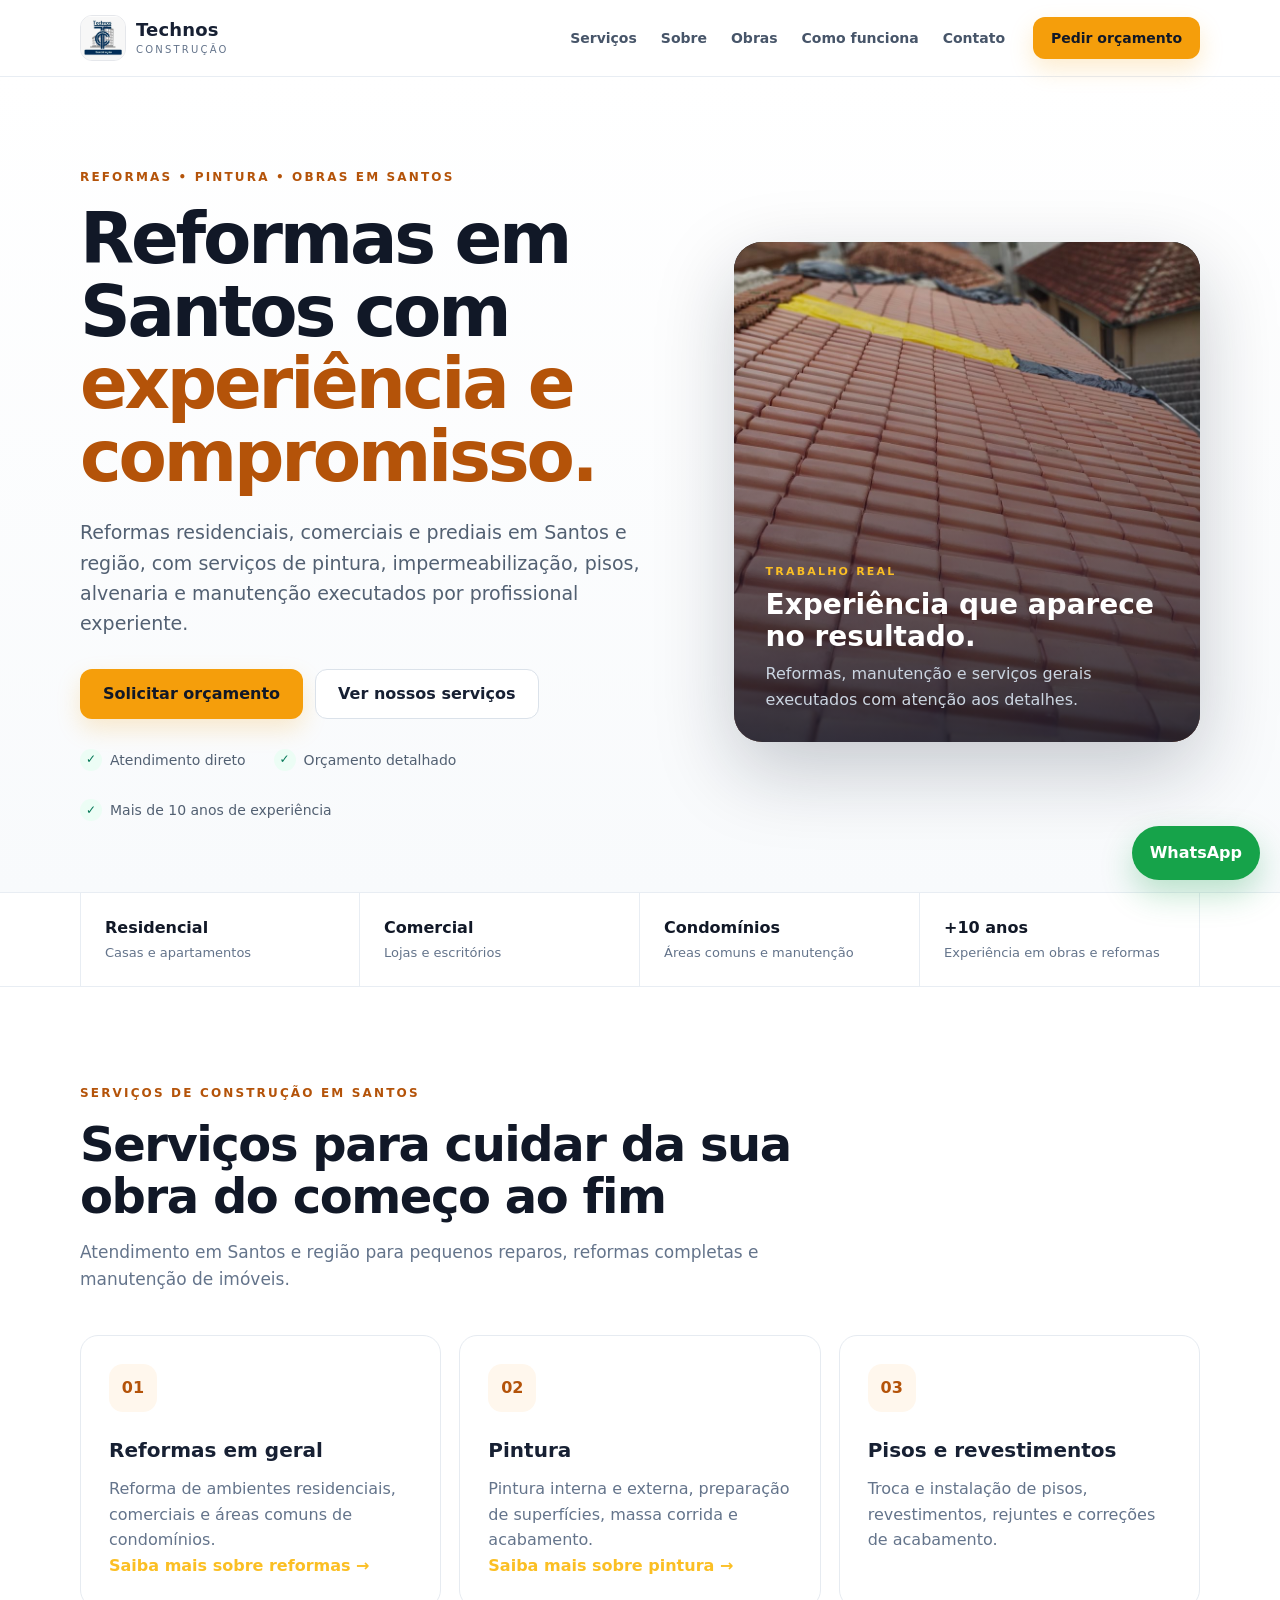
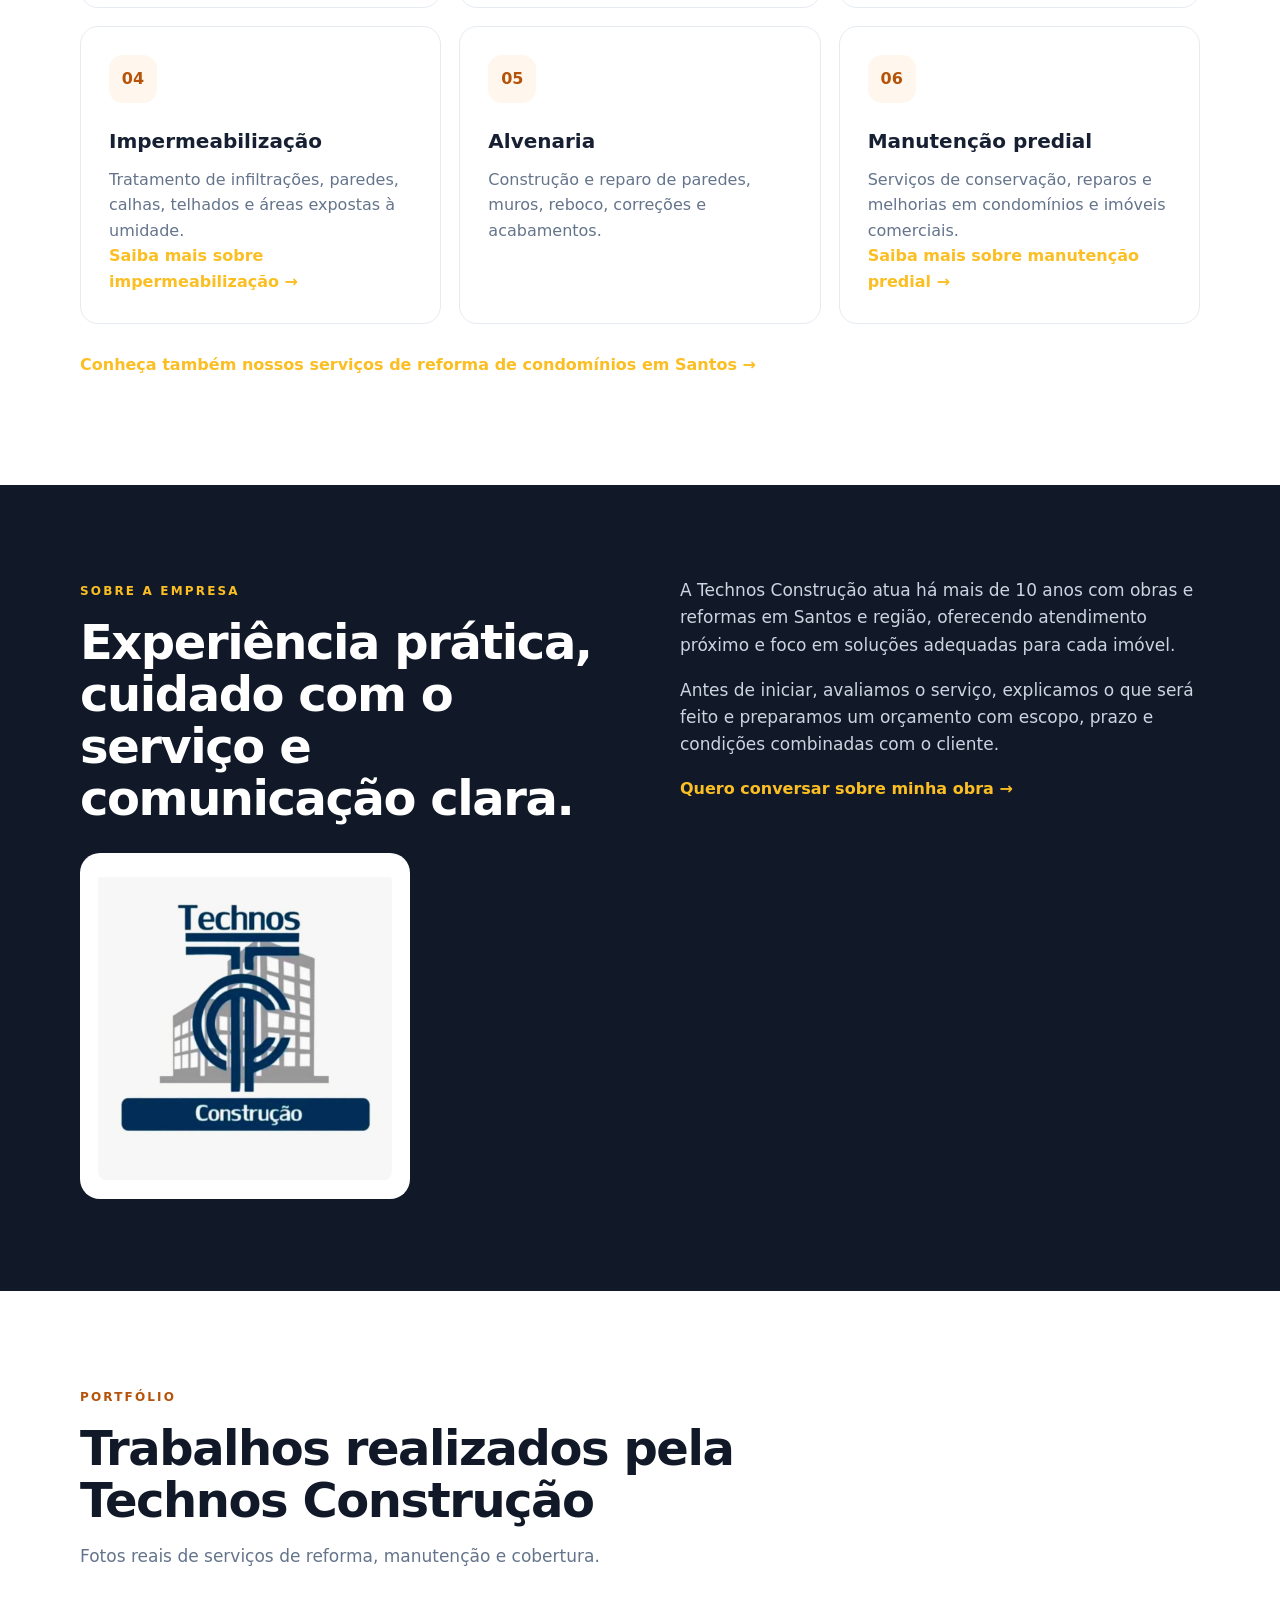
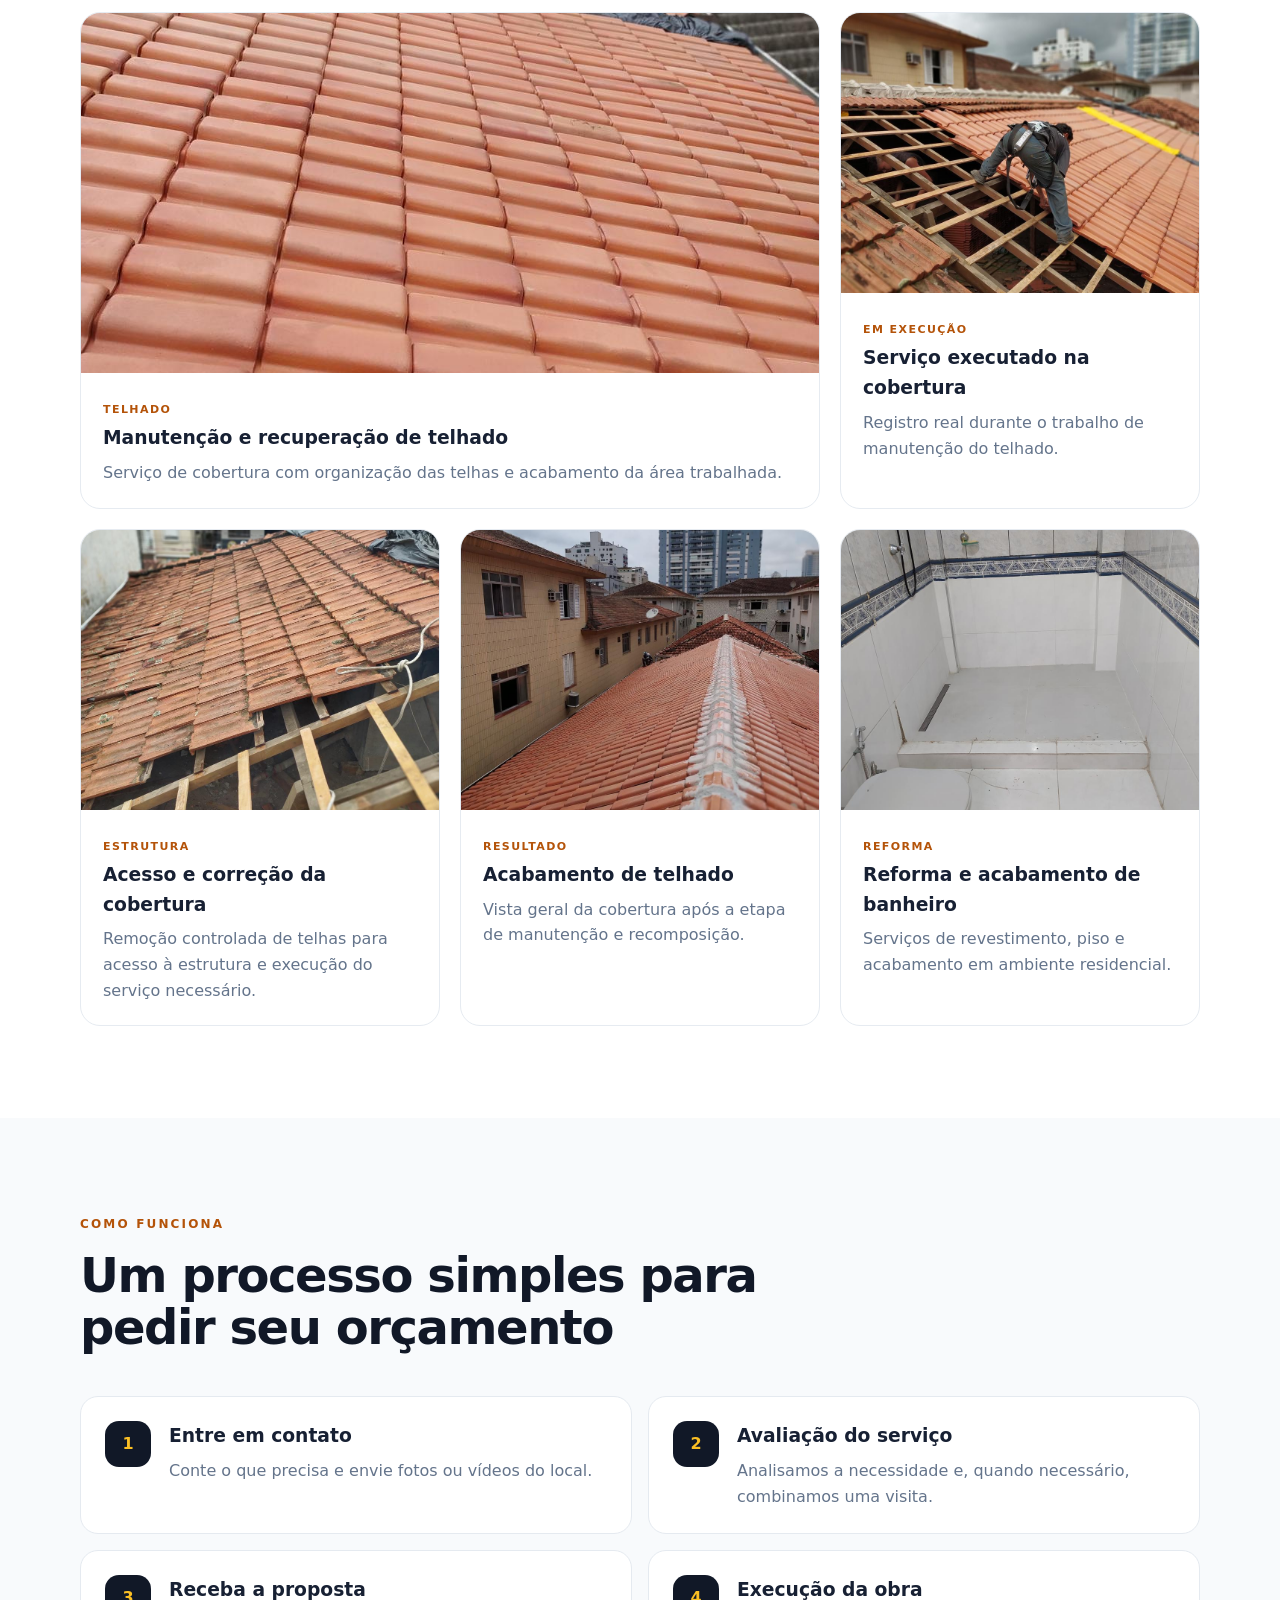
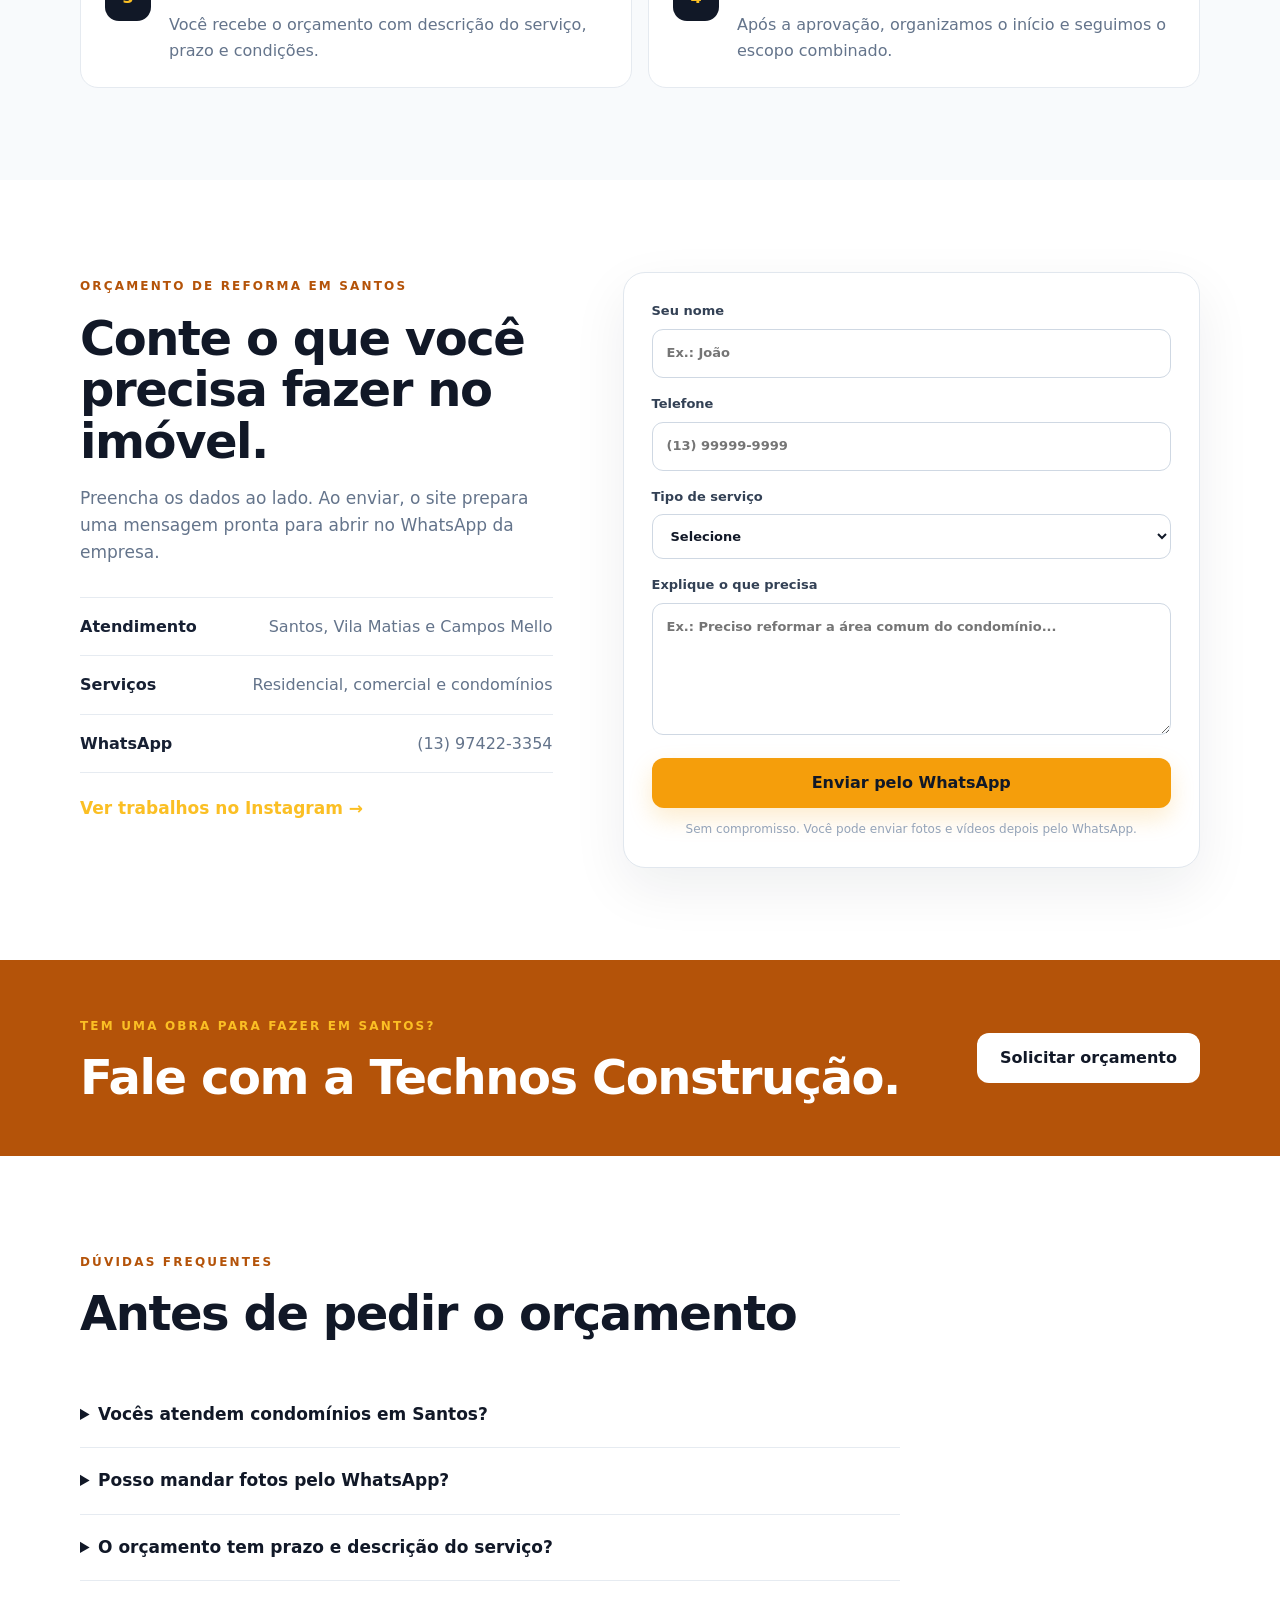
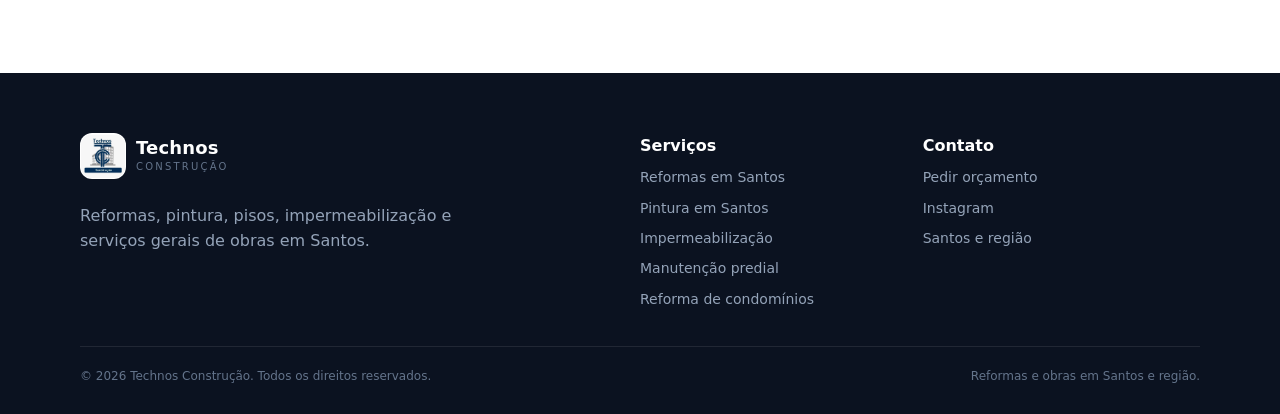
<file: index.html>
<!DOCTYPE html><html lang="pt-BR"><head><meta charset="UTF-8" /><meta name="viewport" content="width=device-width, initial-scale=1.0" /><title>Reformas em Santos | Technos Construção</title><meta name="description" content="Empresa de reformas em Santos: pintura, impermeabilização, pisos, alvenaria e manutenção predial. Technos Construção, mais de 10 anos de experiência. Peça seu orçamento." /><meta name="robots" content="index, follow" /><link rel="canonical" href="https://technosconstrucao.com.br/" /><meta name="theme-color" content="#111827" /><meta property="og:title" content="Reformas em Santos | Technos Construção" /><meta property="og:description" content="Reformas, pintura, impermeabilização e manutenção predial em Santos e região. Solicite seu orçamento." /><meta property="og:type" content="website" /><meta property="og:url" content="https://technosconstrucao.com.br/" /><meta property="og:locale" content="pt_BR" /><meta property="og:image" content="https://technosconstrucao.com.br/assets/logo-technos.jpeg" /><link rel="icon" href="assets/logo-technos.jpeg" type="image/jpeg" /><link rel="stylesheet" href="styles.css" /><script type="application/ld+json">{"@context":"https://schema.org","@type":"HomeAndConstructionBusiness","@id":"https://technosconstrucao.com.br/#business","name":"Technos Construção","url":"https://technosconstrucao.com.br/","logo":"https://technosconstrucao.com.br/assets/logo-technos.jpeg","image":"https://technosconstrucao.com.br/assets/fotos/telhado_final_2.jpeg","description":"Empresa de reformas, pintura, impermeabilização, pisos, alvenaria e manutenção predial em Santos e região.","telephone":"+55 13 97422-3354","areaServed":[{"@type":"City","name":"Santos"},{"@type":"Place","name":"Vila Matias, Santos"},{"@type":"Place","name":"Campos Mello, Santos"}],"sameAs":["https://www.instagram.com/technos_construcao"]}</script></head><body><header class="site-header"><div class="container nav-wrap"><a class="brand" href="#inicio" aria-label="Technos Construção - início"><span class="brand-logo-wrap"><img src="assets/logo-technos.jpeg" alt="" class="brand-logo"></span><span><strong>Technos</strong><small>Construção</small></span></a><button class="menu-toggle" aria-label="Abrir menu" aria-expanded="false"><span></span><span></span><span></span></button><nav class="nav"><a href="#servicos">Serviços</a><a href="#sobre">Sobre</a><a href="#obras">Obras</a><a href="#processo">Como funciona</a><a href="#contato">Contato</a></nav><a class="btn btn-sm btn-primary desktop-cta" href="#contato">Pedir orçamento</a></div></header><main><section class="hero" id="inicio"><div class="container hero-grid"><div class="hero-copy"><span class="eyebrow">Reformas • Pintura • Obras em Santos</span><h1>Reformas em Santos com <span>experiência e compromisso.</span></h1><p>Reformas residenciais, comerciais e prediais em Santos e região, com serviços de pintura, impermeabilização, pisos, alvenaria e manutenção executados por profissional experiente.</p><div class="hero-actions"><a class="btn btn-primary" href="#contato">Solicitar orçamento</a><a class="btn btn-secondary" href="#obras">Ver nossos serviços</a></div><div class="trust-row"><div><strong>✓</strong><span>Atendimento direto</span></div><div><strong>✓</strong><span>Orçamento detalhado</span></div><div><strong>✓</strong><span>Mais de 10 anos de experiência</span></div></div></div><div class="hero-card real-work-card"><img src="assets/fotos/telhado_final_2.jpeg" alt="Serviço de reforma e manutenção de telhado realizado em Santos pela Technos Construção" class="hero-work-photo"><div class="hero-photo-overlay"></div><div class="hero-card-content"><p class="mini-label">TRABALHO REAL</p><h2>Experiência que aparece no resultado.</h2><p>Reformas, manutenção e serviços gerais executados com atenção aos detalhes.</p></div></div></div></section><section class="stats-strip"><div class="container stats-grid"><div><strong>Residencial</strong><span>Casas e apartamentos</span></div><div><strong>Comercial</strong><span>Lojas e escritórios</span></div><div><strong>Condomínios</strong><span>Áreas comuns e manutenção</span></div><div><strong>+10 anos</strong><span>Experiência em obras e reformas</span></div></div></section><section class="section" id="servicos"><div class="container"><div class="section-heading"><span class="eyebrow">Serviços de construção em Santos</span><h2>Serviços para cuidar da sua obra do começo ao fim</h2><p>Atendimento em Santos e região para pequenos reparos, reformas completas e manutenção de imóveis.</p></div><div class="services-grid"><article class="service-card"><div class="service-icon">01</div><h3>Reformas em geral</h3><p>Reforma de ambientes residenciais, comerciais e áreas comuns de condomínios.</p><a class="text-link" href="reformas-em-santos/">Saiba mais sobre reformas →</a></article><article class="service-card"><div class="service-icon">02</div><h3>Pintura</h3><p>Pintura interna e externa, preparação de superfícies, massa corrida e acabamento.</p><a class="text-link" href="pintura-em-santos/">Saiba mais sobre pintura →</a></article><article class="service-card"><div class="service-icon">03</div><h3>Pisos e revestimentos</h3><p>Troca e instalação de pisos, revestimentos, rejuntes e correções de acabamento.</p></article><article class="service-card"><div class="service-icon">04</div><h3>Impermeabilização</h3><p>Tratamento de infiltrações, paredes, calhas, telhados e áreas expostas à umidade.</p><a class="text-link" href="impermeabilizacao-em-santos/">Saiba mais sobre impermeabilização →</a></article><article class="service-card"><div class="service-icon">05</div><h3>Alvenaria</h3><p>Construção e reparo de paredes, muros, reboco, correções e acabamentos.</p></article><article class="service-card"><div class="service-icon">06</div><h3>Manutenção predial</h3><p>Serviços de conservação, reparos e melhorias em condomínios e imóveis comerciais.</p><a class="text-link" href="manutencao-predial-em-santos/">Saiba mais sobre manutenção predial →</a></article></div><p style="margin-top:28px"><a class="text-link" href="reforma-de-condominios-em-santos/">Conheça também nossos serviços de reforma de condomínios em Santos →</a></p></div></section><section class="section section-dark" id="sobre"><div class="container about-grid"><div><span class="eyebrow light">Sobre a empresa</span><h2>Experiência prática, cuidado com o serviço e comunicação clara.</h2><div class="about-logo-card"><img src="assets/logo-technos.jpeg" alt="Logo da Technos Construção em Santos" class="about-logo"></div></div><div class="about-copy"><p>A Technos Construção atua há mais de 10 anos com obras e reformas em Santos e região, oferecendo atendimento próximo e foco em soluções adequadas para cada imóvel.</p><p>Antes de iniciar, avaliamos o serviço, explicamos o que será feito e preparamos um orçamento com escopo, prazo e condições combinadas com o cliente.</p><a class="text-link" href="#contato">Quero conversar sobre minha obra →</a></div></div></section><section class="section" id="obras"><div class="container"><div class="section-heading"><span class="eyebrow">Portfólio</span><h2>Trabalhos realizados pela Technos Construção</h2><p>Fotos reais de serviços de reforma, manutenção e cobertura.</p></div><div class="portfolio-grid real-portfolio"><article class="portfolio-card portfolio-featured"><img src="assets/fotos/telhado_final_2.jpeg" alt="Telhado após manutenção realizada pela Technos Construção" class="portfolio-photo"><div class="portfolio-info"><span class="work-tag">Telhado</span><h3>Manutenção e recuperação de telhado</h3><p>Serviço de cobertura com organização das telhas e acabamento da área trabalhada.</p></div></article><article class="portfolio-card"><img src="assets/fotos/telhado_execucao.jpeg" alt="Execução de serviço de manutenção em telhado" class="portfolio-photo"><div class="portfolio-info"><span class="work-tag">Em execução</span><h3>Serviço executado na cobertura</h3><p>Registro real durante o trabalho de manutenção do telhado.</p></div></article><article class="portfolio-card"><img src="assets/fotos/telhado_aberto.jpeg" alt="Estrutura de telhado aberta durante manutenção" class="portfolio-photo"><div class="portfolio-info"><span class="work-tag">Estrutura</span><h3>Acesso e correção da cobertura</h3><p>Remoção controlada de telhas para acesso à estrutura e execução do serviço necessário.</p></div></article><article class="portfolio-card"><img src="assets/fotos/telhado_final_1.jpeg" alt="Resultado de manutenção de telhado" class="portfolio-photo"><div class="portfolio-info"><span class="work-tag">Resultado</span><h3>Acabamento de telhado</h3><p>Vista geral da cobertura após a etapa de manutenção e recomposição.</p></div></article><article class="portfolio-card"><img src="assets/fotos/banheiro.jpeg" alt="Banheiro reformado com piso e revestimentos" class="portfolio-photo"><div class="portfolio-info"><span class="work-tag">Reforma</span><h3>Reforma e acabamento de banheiro</h3><p>Serviços de revestimento, piso e acabamento em ambiente residencial.</p></div></article></div></div></section><section class="section soft-bg" id="processo"><div class="container"><div class="section-heading"><span class="eyebrow">Como funciona</span><h2>Um processo simples para pedir seu orçamento</h2></div><div class="steps"><article><span>1</span><div><h3>Entre em contato</h3><p>Conte o que precisa e envie fotos ou vídeos do local.</p></div></article><article><span>2</span><div><h3>Avaliação do serviço</h3><p>Analisamos a necessidade e, quando necessário, combinamos uma visita.</p></div></article><article><span>3</span><div><h3>Receba a proposta</h3><p>Você recebe o orçamento com descrição do serviço, prazo e condições.</p></div></article><article><span>4</span><div><h3>Execução da obra</h3><p>Após a aprovação, organizamos o início e seguimos o escopo combinado.</p></div></article></div></div></section><section class="section" id="contato"><div class="container contact-grid"><div class="contact-copy"><span class="eyebrow">Orçamento de reforma em Santos</span><h2>Conte o que você precisa fazer no imóvel.</h2><p>Preencha os dados ao lado. Ao enviar, o site prepara uma mensagem pronta para abrir no WhatsApp da empresa.</p><div class="contact-points"><div><strong>Atendimento</strong><span>Santos, Vila Matias e Campos Mello</span></div><div><strong>Serviços</strong><span>Residencial, comercial e condomínios</span></div><div><strong>WhatsApp</strong><span id="phone-display">(13) 97422-3354</span></div></div><p style="margin-top:22px;"><a class="text-link" href="https://www.instagram.com/technos_construcao" target="_blank" rel="noopener noreferrer">Ver trabalhos no Instagram →</a></p></div><form class="quote-form" id="quote-form"><label>Seu nome<input type="text" id="name" required placeholder="Ex.: João" /></label><label>Telefone<input type="tel" id="phone" required placeholder="(13) 99999-9999" /></label><label>Tipo de serviço<select id="service" required><option value="">Selecione</option><option>Reforma</option><option>Pintura</option><option>Piso ou revestimento</option><option>Infiltração / impermeabilização</option><option>Alvenaria</option><option>Manutenção predial</option><option>Outro serviço</option></select></label><label>Explique o que precisa<textarea id="message" rows="5" required placeholder="Ex.: Preciso reformar a área comum do condomínio..."></textarea></label><button class="btn btn-primary btn-full" type="submit">Enviar pelo WhatsApp</button><p class="form-note">Sem compromisso. Você pode enviar fotos e vídeos depois pelo WhatsApp.</p></form></div></section><section class="cta-band"><div class="container cta-band-inner"><div><span class="eyebrow light">Tem uma obra para fazer em Santos?</span><h2>Fale com a Technos Construção.</h2></div><a class="btn btn-light" href="#contato">Solicitar orçamento</a></div></section><section class="section faq-section"><div class="container"><div class="section-heading"><span class="eyebrow">Dúvidas frequentes</span><h2>Antes de pedir o orçamento</h2></div><div class="faq"><details><summary>Vocês atendem condomínios em Santos?</summary><p>Sim. Atendemos condomínios com serviços em áreas comuns, pintura, manutenção e reformas.</p></details><details><summary>Posso mandar fotos pelo WhatsApp?</summary><p>Sim. Fotos e vídeos ajudam a entender melhor o serviço antes de uma possível visita.</p></details><details><summary>O orçamento tem prazo e descrição do serviço?</summary><p>Sim. A proposta pode incluir memorial descritivo, prazo, valor, materiais e forma de pagamento combinada.</p></details></div></div></section></main><footer class="site-footer"><div class="container footer-grid"><div><a class="brand footer-brand" href="#inicio"><span class="brand-logo-wrap"><img src="assets/logo-technos.jpeg" alt="Logo Technos Construção" class="brand-logo"></span><span><strong>Technos</strong><small>Construção</small></span></a><p>Reformas, pintura, pisos, impermeabilização e serviços gerais de obras em Santos.</p></div><div><strong>Serviços</strong><a href="reformas-em-santos/">Reformas em Santos</a><a href="pintura-em-santos/">Pintura em Santos</a><a href="impermeabilizacao-em-santos/">Impermeabilização</a><a href="manutencao-predial-em-santos/">Manutenção predial</a><a href="reforma-de-condominios-em-santos/">Reforma de condomínios</a></div><div><strong>Contato</strong><a href="#contato">Pedir orçamento</a><a href="https://www.instagram.com/technos_construcao" target="_blank" rel="noopener noreferrer">Instagram</a><span>Santos e região</span></div></div><div class="container footer-bottom"><span>© <span id="year"></span> Technos Construção. Todos os direitos reservados.</span><span>Reformas e obras em Santos e região.</span></div></footer><a class="floating-whatsapp" href="#contato" aria-label="Pedir orçamento pelo WhatsApp">WhatsApp</a><script src="script.js"></script></body></html>
</file>
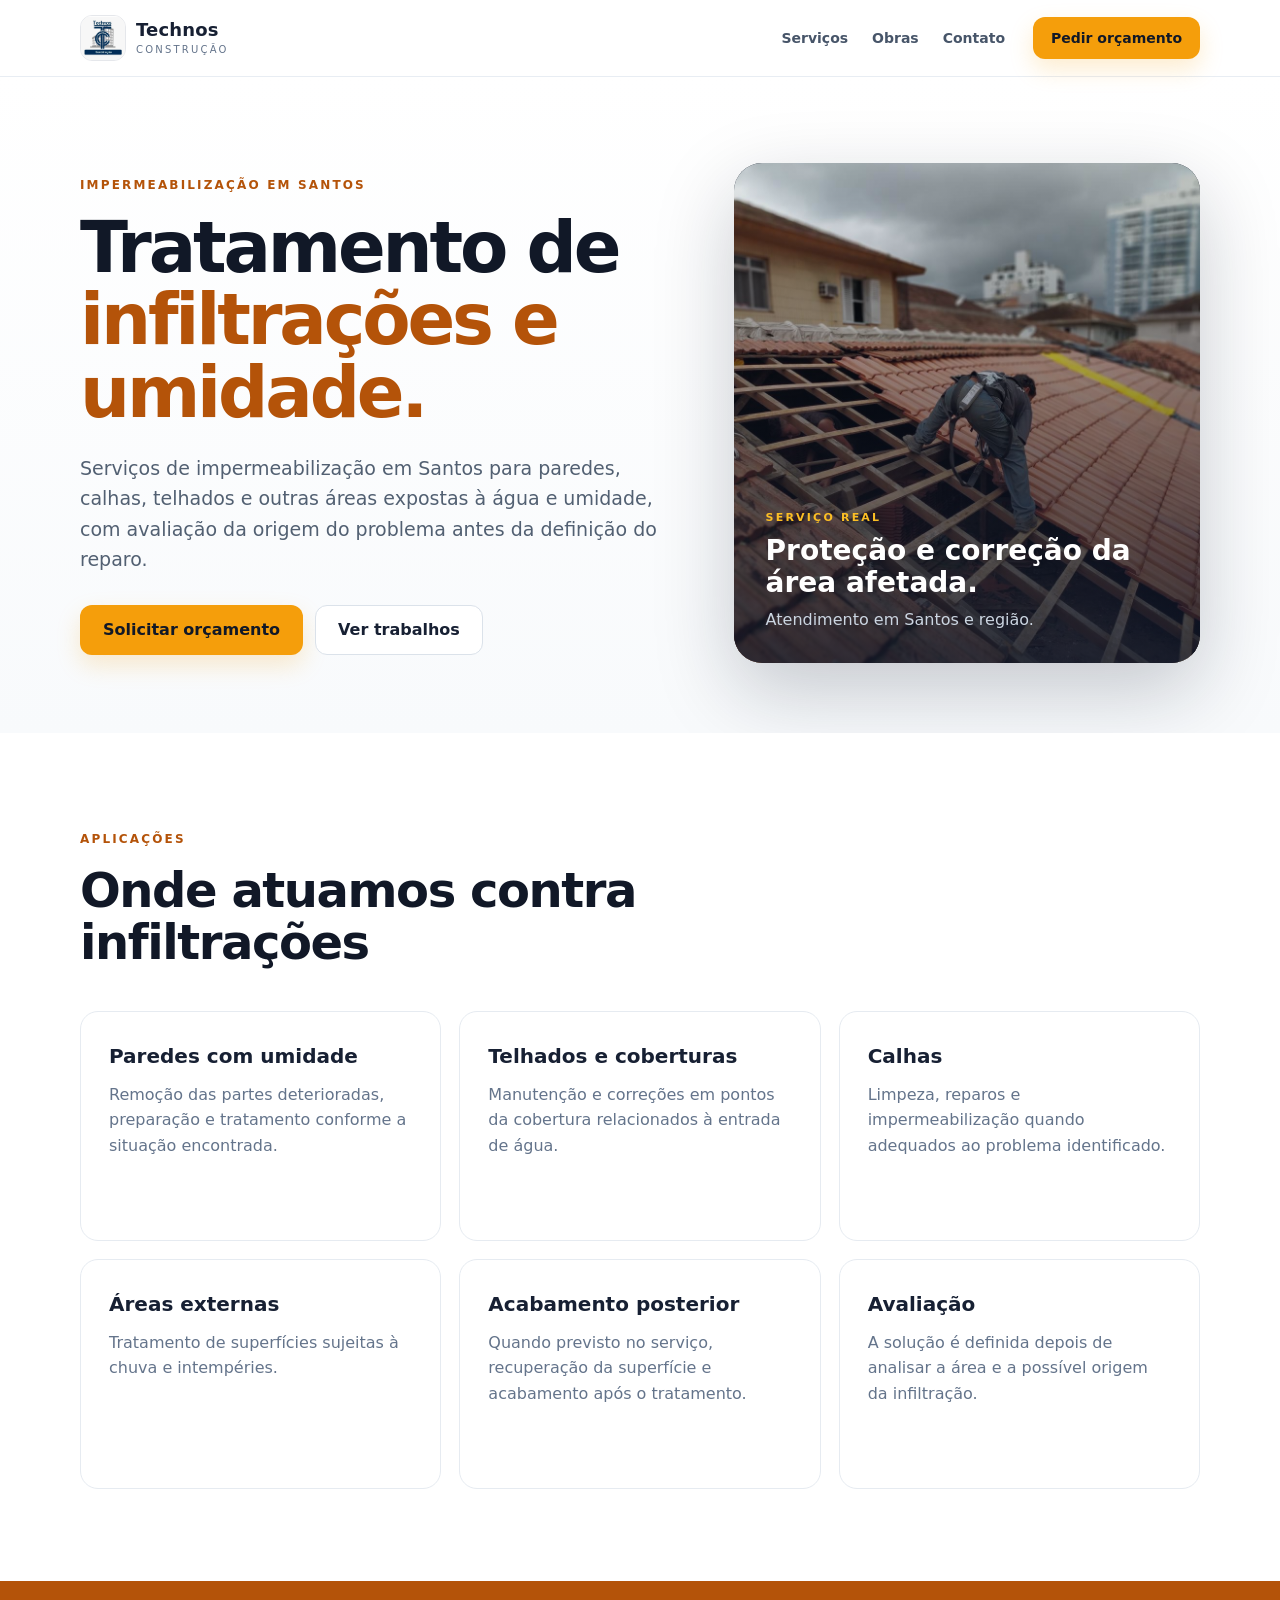
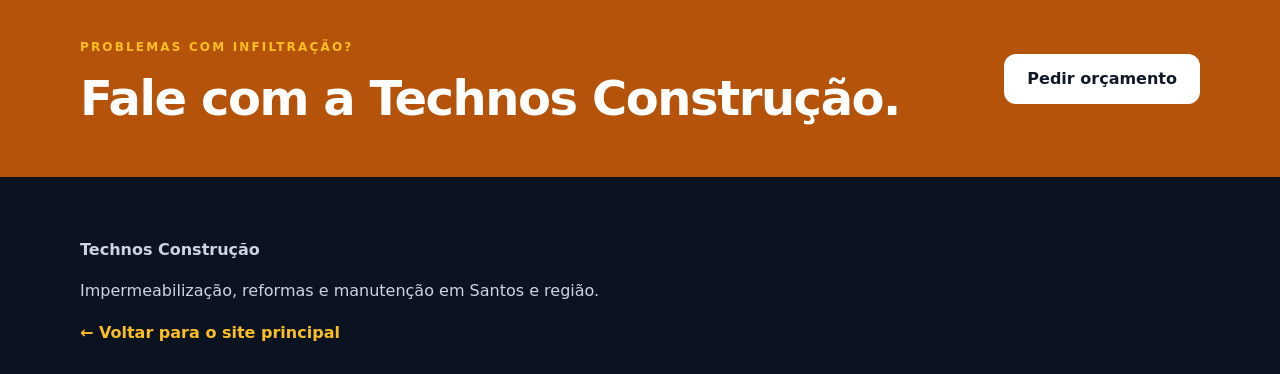
<file: impermeabilizacao-em-santos/index.html>
<!DOCTYPE html><html lang="pt-BR"><head><meta charset="UTF-8"><meta name="viewport" content="width=device-width,initial-scale=1"><title>Impermeabilização em Santos | Technos Construção</title><meta name="description" content="Impermeabilização e tratamento de infiltrações em Santos: paredes, calhas, telhados e áreas expostas à umidade. Solicite orçamento à Technos Construção."><meta name="robots" content="index, follow"><link rel="canonical" href="https://technosconstrucao.com.br/impermeabilizacao-em-santos/"><link rel="stylesheet" href="../styles.css"><link rel="icon" href="../assets/logo-technos.jpeg" type="image/jpeg"><script type="application/ld+json">{"@context":"https://schema.org","@type":"Service","name":"Impermeabilização em Santos","provider":{"@type":"HomeAndConstructionBusiness","name":"Technos Construção","url":"https://technosconstrucao.com.br/","telephone":"+55 13 97422-3354"},"areaServed":{"@type":"City","name":"Santos"},"serviceType":"Impermeabilização e tratamento de infiltrações"}</script></head><body><header class="site-header"><div class="container nav-wrap"><a class="brand" href="../"><span class="brand-logo-wrap"><img src="../assets/logo-technos.jpeg" alt="Technos Construção" class="brand-logo"></span><span><strong>Technos</strong><small>Construção</small></span></a><nav class="nav"><a href="../#servicos">Serviços</a><a href="../#obras">Obras</a><a href="../#contato">Contato</a></nav><a class="btn btn-sm btn-primary desktop-cta" href="../#contato">Pedir orçamento</a></div></header><main><section class="hero"><div class="container hero-grid"><div class="hero-copy"><span class="eyebrow">Impermeabilização em Santos</span><h1>Tratamento de <span>infiltrações e umidade.</span></h1><p>Serviços de impermeabilização em Santos para paredes, calhas, telhados e outras áreas expostas à água e umidade, com avaliação da origem do problema antes da definição do reparo.</p><div class="hero-actions"><a class="btn btn-primary" href="../#contato">Solicitar orçamento</a><a class="btn btn-secondary" href="../#obras">Ver trabalhos</a></div></div><div class="hero-card real-work-card"><img src="../assets/fotos/telhado_execucao.jpeg" alt="Manutenção de cobertura realizada pela Technos Construção" class="hero-work-photo"><div class="hero-photo-overlay"></div><div class="hero-card-content"><p class="mini-label">SERVIÇO REAL</p><h2>Proteção e correção da área afetada.</h2><p>Atendimento em Santos e região.</p></div></div></div></section><section class="section"><div class="container"><div class="section-heading"><span class="eyebrow">Aplicações</span><h2>Onde atuamos contra infiltrações</h2></div><div class="services-grid"><article class="service-card"><h3>Paredes com umidade</h3><p>Remoção das partes deterioradas, preparação e tratamento conforme a situação encontrada.</p></article><article class="service-card"><h3>Telhados e coberturas</h3><p>Manutenção e correções em pontos da cobertura relacionados à entrada de água.</p></article><article class="service-card"><h3>Calhas</h3><p>Limpeza, reparos e impermeabilização quando adequados ao problema identificado.</p></article><article class="service-card"><h3>Áreas externas</h3><p>Tratamento de superfícies sujeitas à chuva e intempéries.</p></article><article class="service-card"><h3>Acabamento posterior</h3><p>Quando previsto no serviço, recuperação da superfície e acabamento após o tratamento.</p></article><article class="service-card"><h3>Avaliação</h3><p>A solução é definida depois de analisar a área e a possível origem da infiltração.</p></article></div></div></section><section class="cta-band"><div class="container cta-band-inner"><div><span class="eyebrow light">Problemas com infiltração?</span><h2>Fale com a Technos Construção.</h2></div><a class="btn btn-light" href="../#contato">Pedir orçamento</a></div></section></main><footer class="site-footer"><div class="container"><strong>Technos Construção</strong><p>Impermeabilização, reformas e manutenção em Santos e região.</p><a class="text-link" href="../">← Voltar para o site principal</a></div></footer></body></html>
</file>
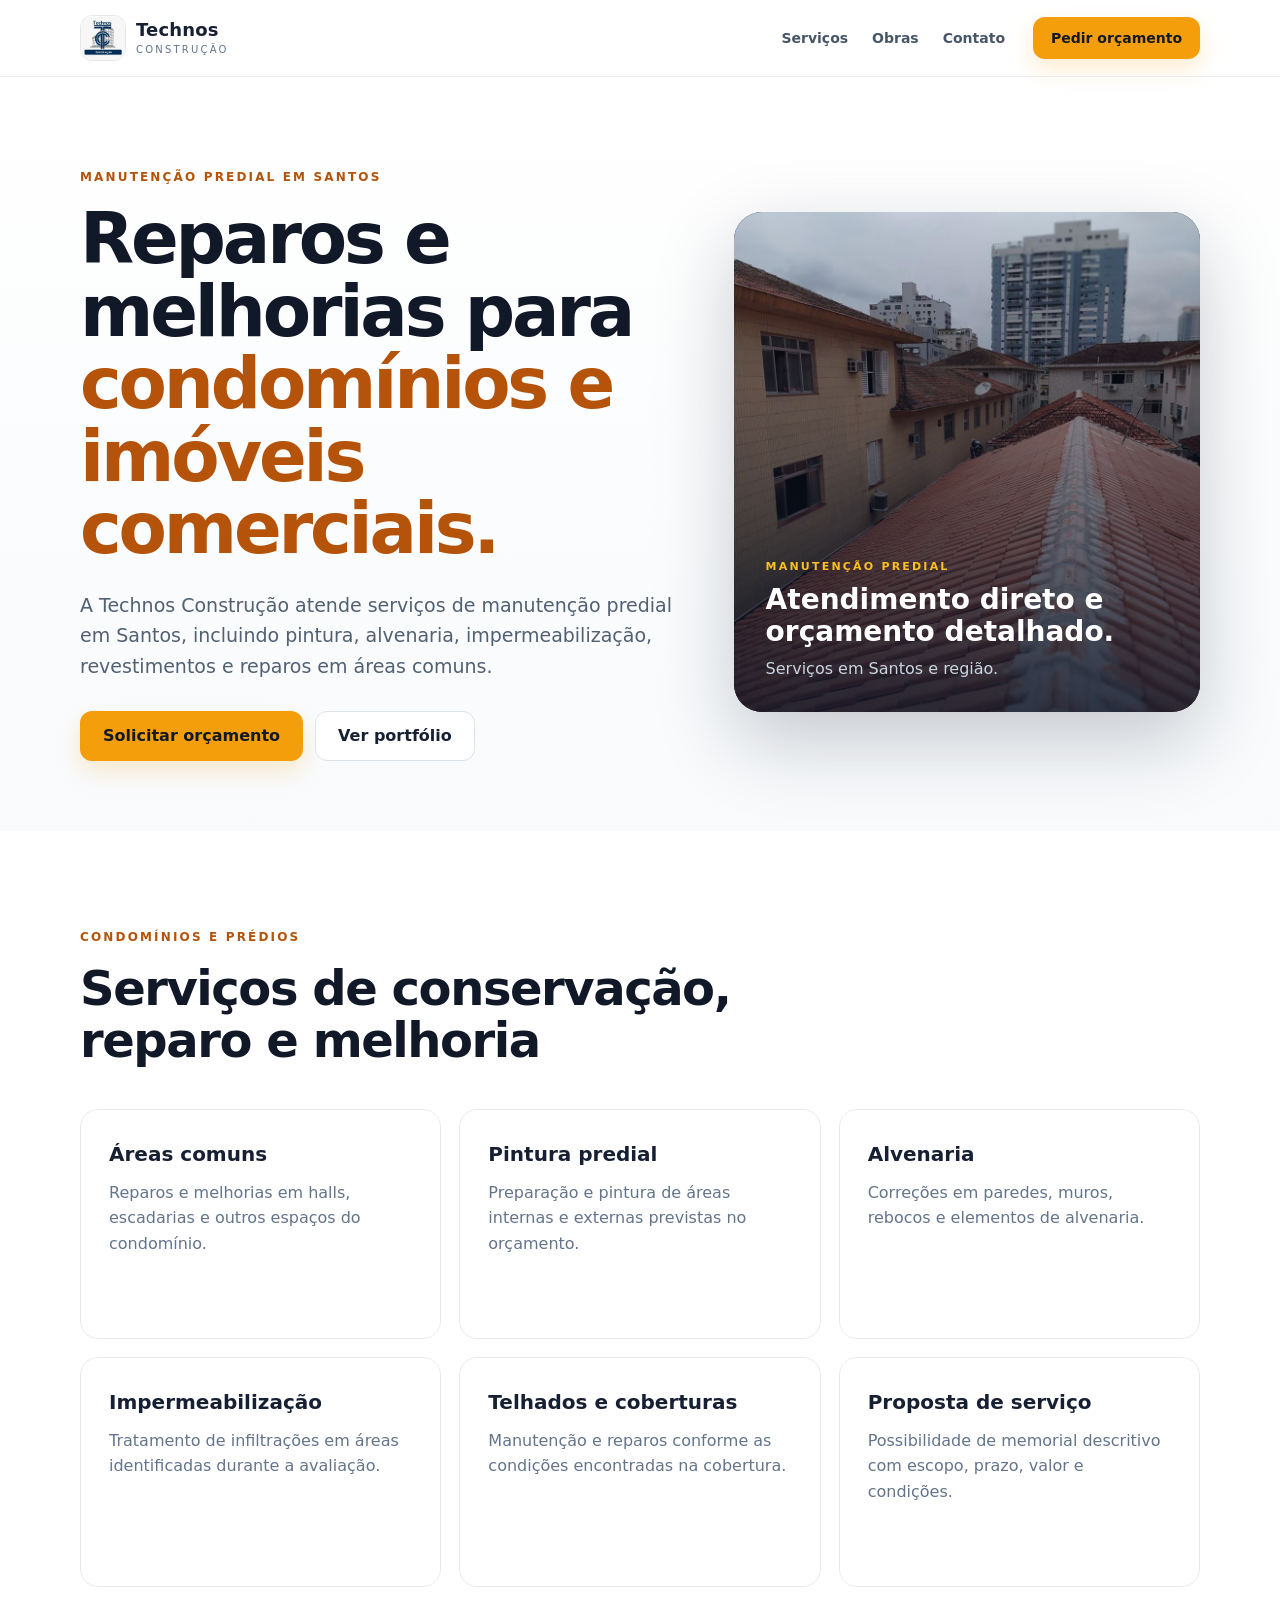
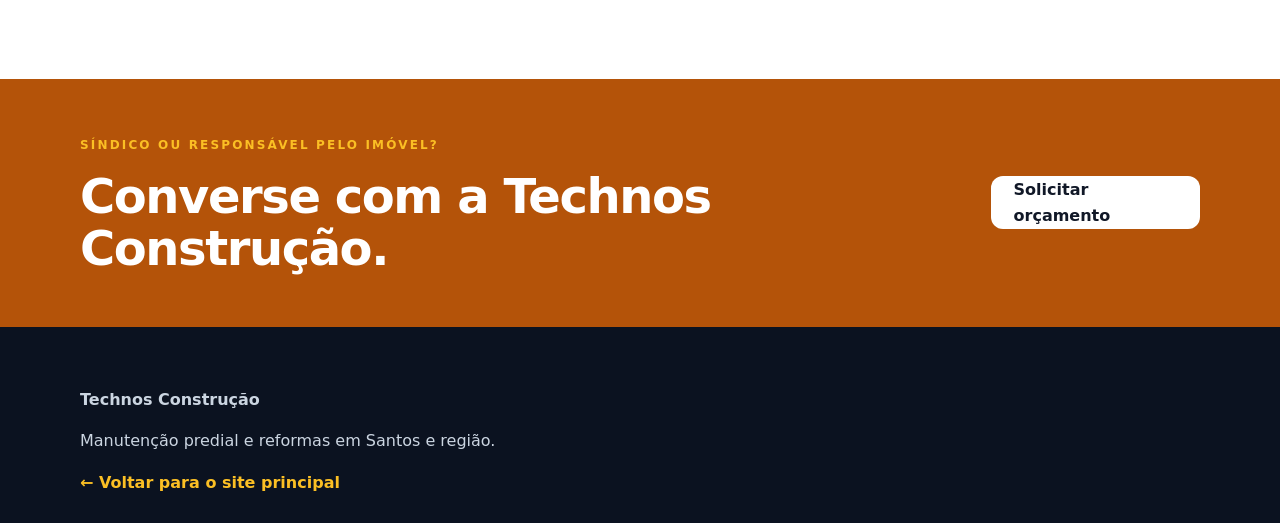
<file: manutencao-predial-em-santos/index.html>
<!DOCTYPE html><html lang="pt-BR"><head><meta charset="UTF-8"><meta name="viewport" content="width=device-width,initial-scale=1"><title>Manutenção Predial em Santos | Technos Construção</title><meta name="description" content="Manutenção predial em Santos para condomínios e imóveis comerciais: reparos, pintura, alvenaria, impermeabilização e melhorias. Solicite orçamento."><meta name="robots" content="index, follow"><link rel="canonical" href="https://technosconstrucao.com.br/manutencao-predial-em-santos/"><link rel="stylesheet" href="../styles.css"><link rel="icon" href="../assets/logo-technos.jpeg" type="image/jpeg"><script type="application/ld+json">{"@context":"https://schema.org","@type":"Service","name":"Manutenção Predial em Santos","provider":{"@type":"HomeAndConstructionBusiness","name":"Technos Construção","url":"https://technosconstrucao.com.br/","telephone":"+55 13 97422-3354"},"areaServed":{"@type":"City","name":"Santos"},"serviceType":"Manutenção predial e serviços para condomínios"}</script></head><body><header class="site-header"><div class="container nav-wrap"><a class="brand" href="../"><span class="brand-logo-wrap"><img src="../assets/logo-technos.jpeg" alt="Technos Construção" class="brand-logo"></span><span><strong>Technos</strong><small>Construção</small></span></a><nav class="nav"><a href="../#servicos">Serviços</a><a href="../#obras">Obras</a><a href="../#contato">Contato</a></nav><a class="btn btn-sm btn-primary desktop-cta" href="../#contato">Pedir orçamento</a></div></header><main><section class="hero"><div class="container hero-grid"><div class="hero-copy"><span class="eyebrow">Manutenção predial em Santos</span><h1>Reparos e melhorias para <span>condomínios e imóveis comerciais.</span></h1><p>A Technos Construção atende serviços de manutenção predial em Santos, incluindo pintura, alvenaria, impermeabilização, revestimentos e reparos em áreas comuns.</p><div class="hero-actions"><a class="btn btn-primary" href="../#contato">Solicitar orçamento</a><a class="btn btn-secondary" href="../#obras">Ver portfólio</a></div></div><div class="hero-card real-work-card"><img src="../assets/fotos/telhado_final_1.jpeg" alt="Manutenção de cobertura realizada pela Technos Construção" class="hero-work-photo"><div class="hero-photo-overlay"></div><div class="hero-card-content"><p class="mini-label">MANUTENÇÃO PREDIAL</p><h2>Atendimento direto e orçamento detalhado.</h2><p>Serviços em Santos e região.</p></div></div></div></section><section class="section"><div class="container"><div class="section-heading"><span class="eyebrow">Condomínios e prédios</span><h2>Serviços de conservação, reparo e melhoria</h2></div><div class="services-grid"><article class="service-card"><h3>Áreas comuns</h3><p>Reparos e melhorias em halls, escadarias e outros espaços do condomínio.</p></article><article class="service-card"><h3>Pintura predial</h3><p>Preparação e pintura de áreas internas e externas previstas no orçamento.</p></article><article class="service-card"><h3>Alvenaria</h3><p>Correções em paredes, muros, rebocos e elementos de alvenaria.</p></article><article class="service-card"><h3>Impermeabilização</h3><p>Tratamento de infiltrações em áreas identificadas durante a avaliação.</p></article><article class="service-card"><h3>Telhados e coberturas</h3><p>Manutenção e reparos conforme as condições encontradas na cobertura.</p></article><article class="service-card"><h3>Proposta de serviço</h3><p>Possibilidade de memorial descritivo com escopo, prazo, valor e condições.</p></article></div></div></section><section class="cta-band"><div class="container cta-band-inner"><div><span class="eyebrow light">Síndico ou responsável pelo imóvel?</span><h2>Converse com a Technos Construção.</h2></div><a class="btn btn-light" href="../#contato">Solicitar orçamento</a></div></section></main><footer class="site-footer"><div class="container"><strong>Technos Construção</strong><p>Manutenção predial e reformas em Santos e região.</p><a class="text-link" href="../">← Voltar para o site principal</a></div></footer></body></html>
</file>
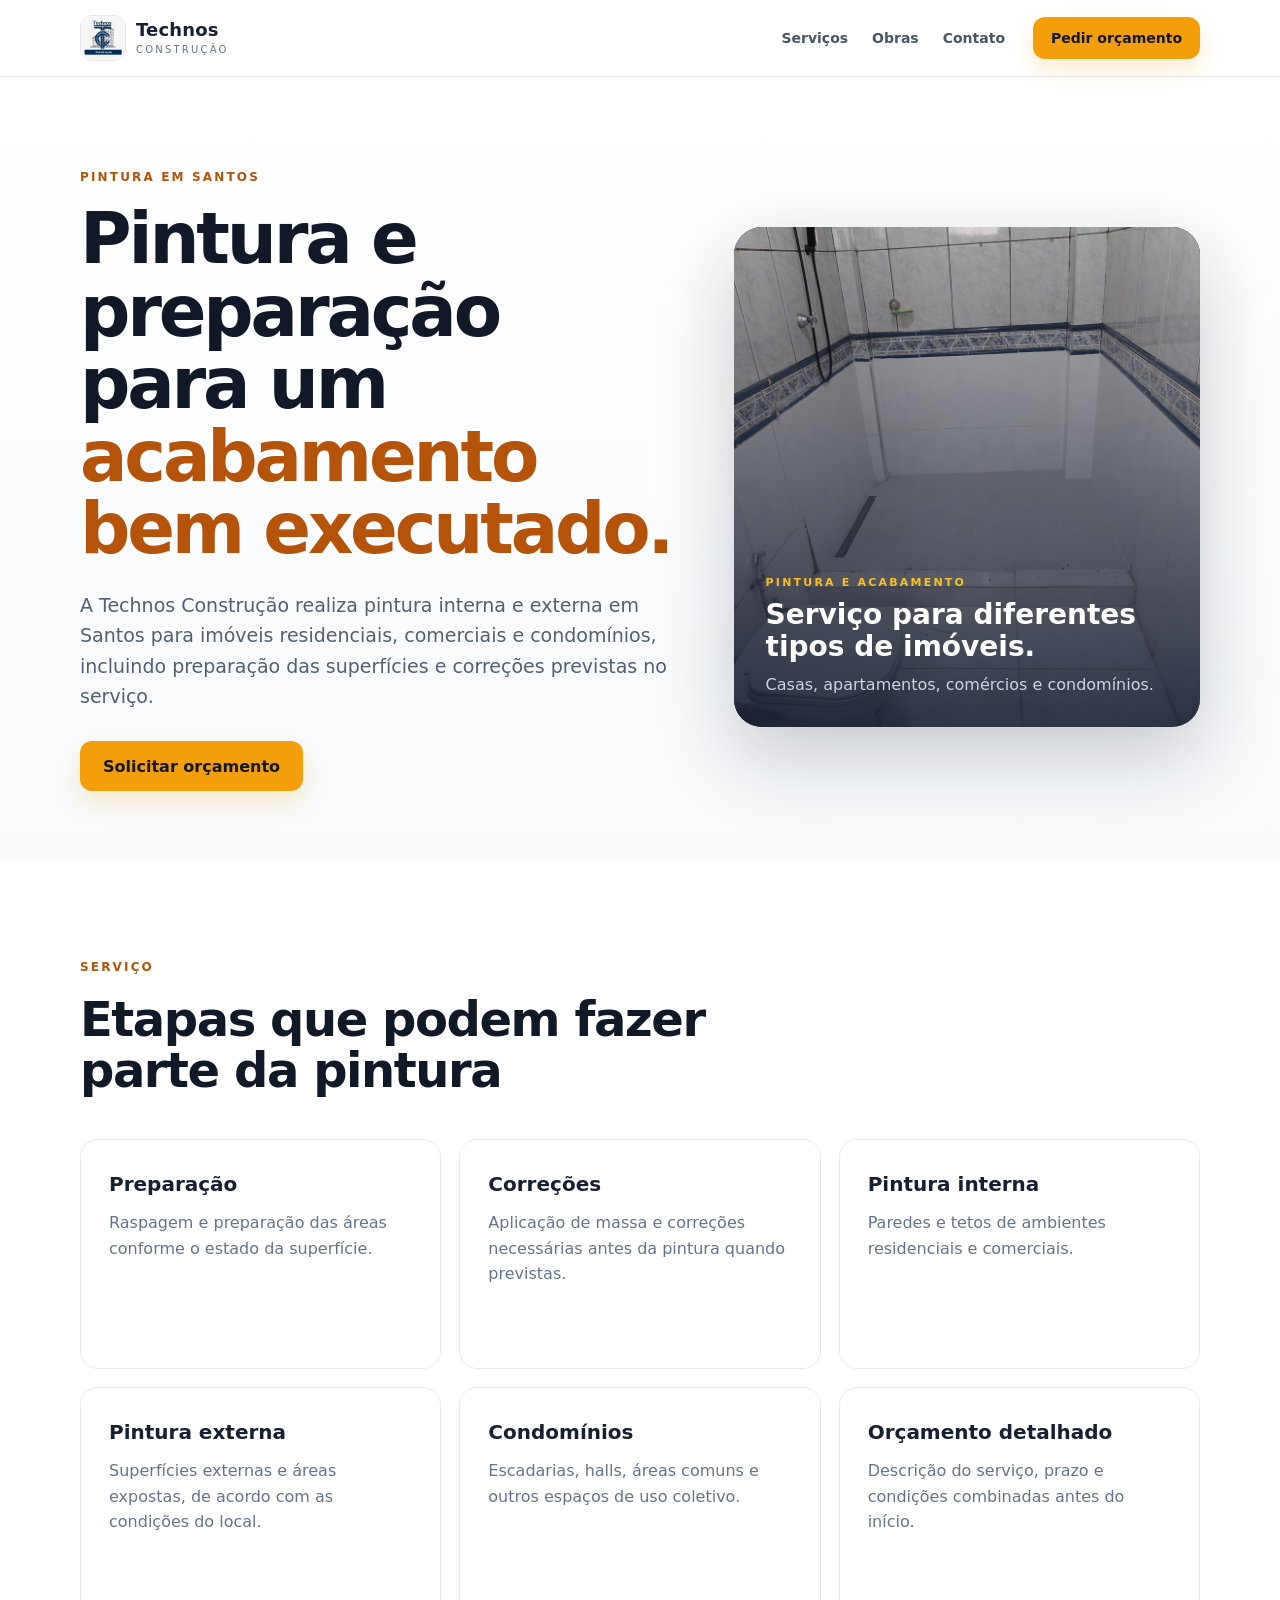
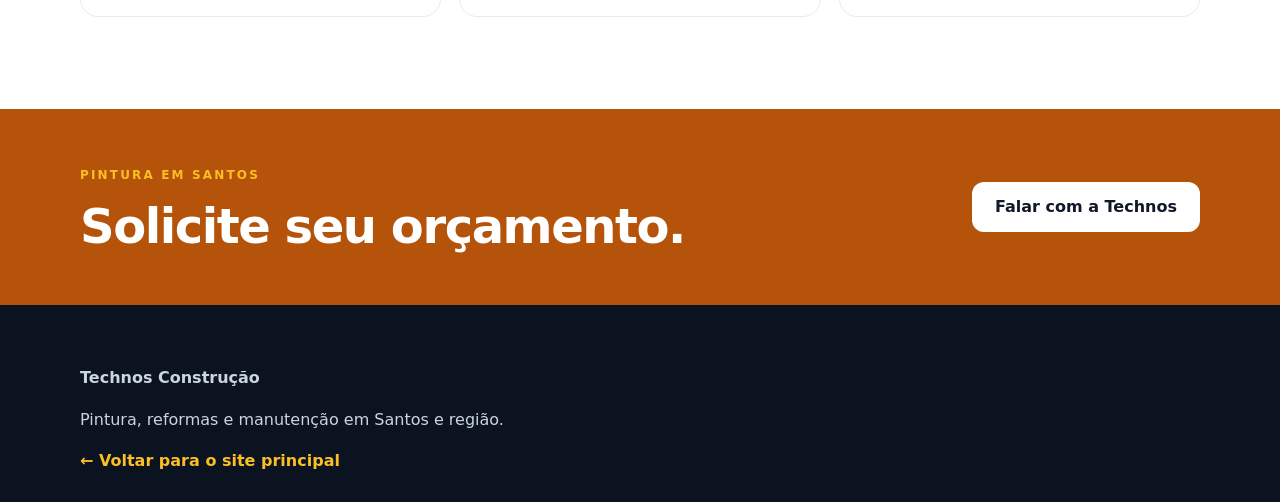
<file: pintura-em-santos/index.html>
<!DOCTYPE html><html lang="pt-BR"><head><meta charset="UTF-8"><meta name="viewport" content="width=device-width,initial-scale=1"><title>Pintura em Santos | Technos Construção</title><meta name="description" content="Serviços de pintura em Santos para casas, apartamentos, comércios e condomínios. Preparação de superfícies, massa corrida e acabamento. Peça orçamento."><meta name="robots" content="index, follow"><link rel="canonical" href="https://technosconstrucao.com.br/pintura-em-santos/"><link rel="stylesheet" href="../styles.css"><link rel="icon" href="../assets/logo-technos.jpeg" type="image/jpeg"><script type="application/ld+json">{"@context":"https://schema.org","@type":"Service","name":"Pintura em Santos","provider":{"@type":"HomeAndConstructionBusiness","name":"Technos Construção","url":"https://technosconstrucao.com.br/","telephone":"+55 13 97422-3354"},"areaServed":{"@type":"City","name":"Santos"},"serviceType":"Pintura residencial, comercial e predial"}</script></head><body><header class="site-header"><div class="container nav-wrap"><a class="brand" href="../"><span class="brand-logo-wrap"><img src="../assets/logo-technos.jpeg" alt="Technos Construção" class="brand-logo"></span><span><strong>Technos</strong><small>Construção</small></span></a><nav class="nav"><a href="../#servicos">Serviços</a><a href="../#obras">Obras</a><a href="../#contato">Contato</a></nav><a class="btn btn-sm btn-primary desktop-cta" href="../#contato">Pedir orçamento</a></div></header><main><section class="hero"><div class="container hero-grid"><div class="hero-copy"><span class="eyebrow">Pintura em Santos</span><h1>Pintura e preparação para um <span>acabamento bem executado.</span></h1><p>A Technos Construção realiza pintura interna e externa em Santos para imóveis residenciais, comerciais e condomínios, incluindo preparação das superfícies e correções previstas no serviço.</p><div class="hero-actions"><a class="btn btn-primary" href="../#contato">Solicitar orçamento</a></div></div><div class="hero-card real-work-card"><img src="../assets/fotos/banheiro.jpeg" alt="Acabamento de obra da Technos Construção em Santos" class="hero-work-photo"><div class="hero-photo-overlay"></div><div class="hero-card-content"><p class="mini-label">PINTURA E ACABAMENTO</p><h2>Serviço para diferentes tipos de imóveis.</h2><p>Casas, apartamentos, comércios e condomínios.</p></div></div></div></section><section class="section"><div class="container"><div class="section-heading"><span class="eyebrow">Serviço</span><h2>Etapas que podem fazer parte da pintura</h2></div><div class="services-grid"><article class="service-card"><h3>Preparação</h3><p>Raspagem e preparação das áreas conforme o estado da superfície.</p></article><article class="service-card"><h3>Correções</h3><p>Aplicação de massa e correções necessárias antes da pintura quando previstas.</p></article><article class="service-card"><h3>Pintura interna</h3><p>Paredes e tetos de ambientes residenciais e comerciais.</p></article><article class="service-card"><h3>Pintura externa</h3><p>Superfícies externas e áreas expostas, de acordo com as condições do local.</p></article><article class="service-card"><h3>Condomínios</h3><p>Escadarias, halls, áreas comuns e outros espaços de uso coletivo.</p></article><article class="service-card"><h3>Orçamento detalhado</h3><p>Descrição do serviço, prazo e condições combinadas antes do início.</p></article></div></div></section><section class="cta-band"><div class="container cta-band-inner"><div><span class="eyebrow light">Pintura em Santos</span><h2>Solicite seu orçamento.</h2></div><a class="btn btn-light" href="../#contato">Falar com a Technos</a></div></section></main><footer class="site-footer"><div class="container"><strong>Technos Construção</strong><p>Pintura, reformas e manutenção em Santos e região.</p><a class="text-link" href="../">← Voltar para o site principal</a></div></footer></body></html>
</file>
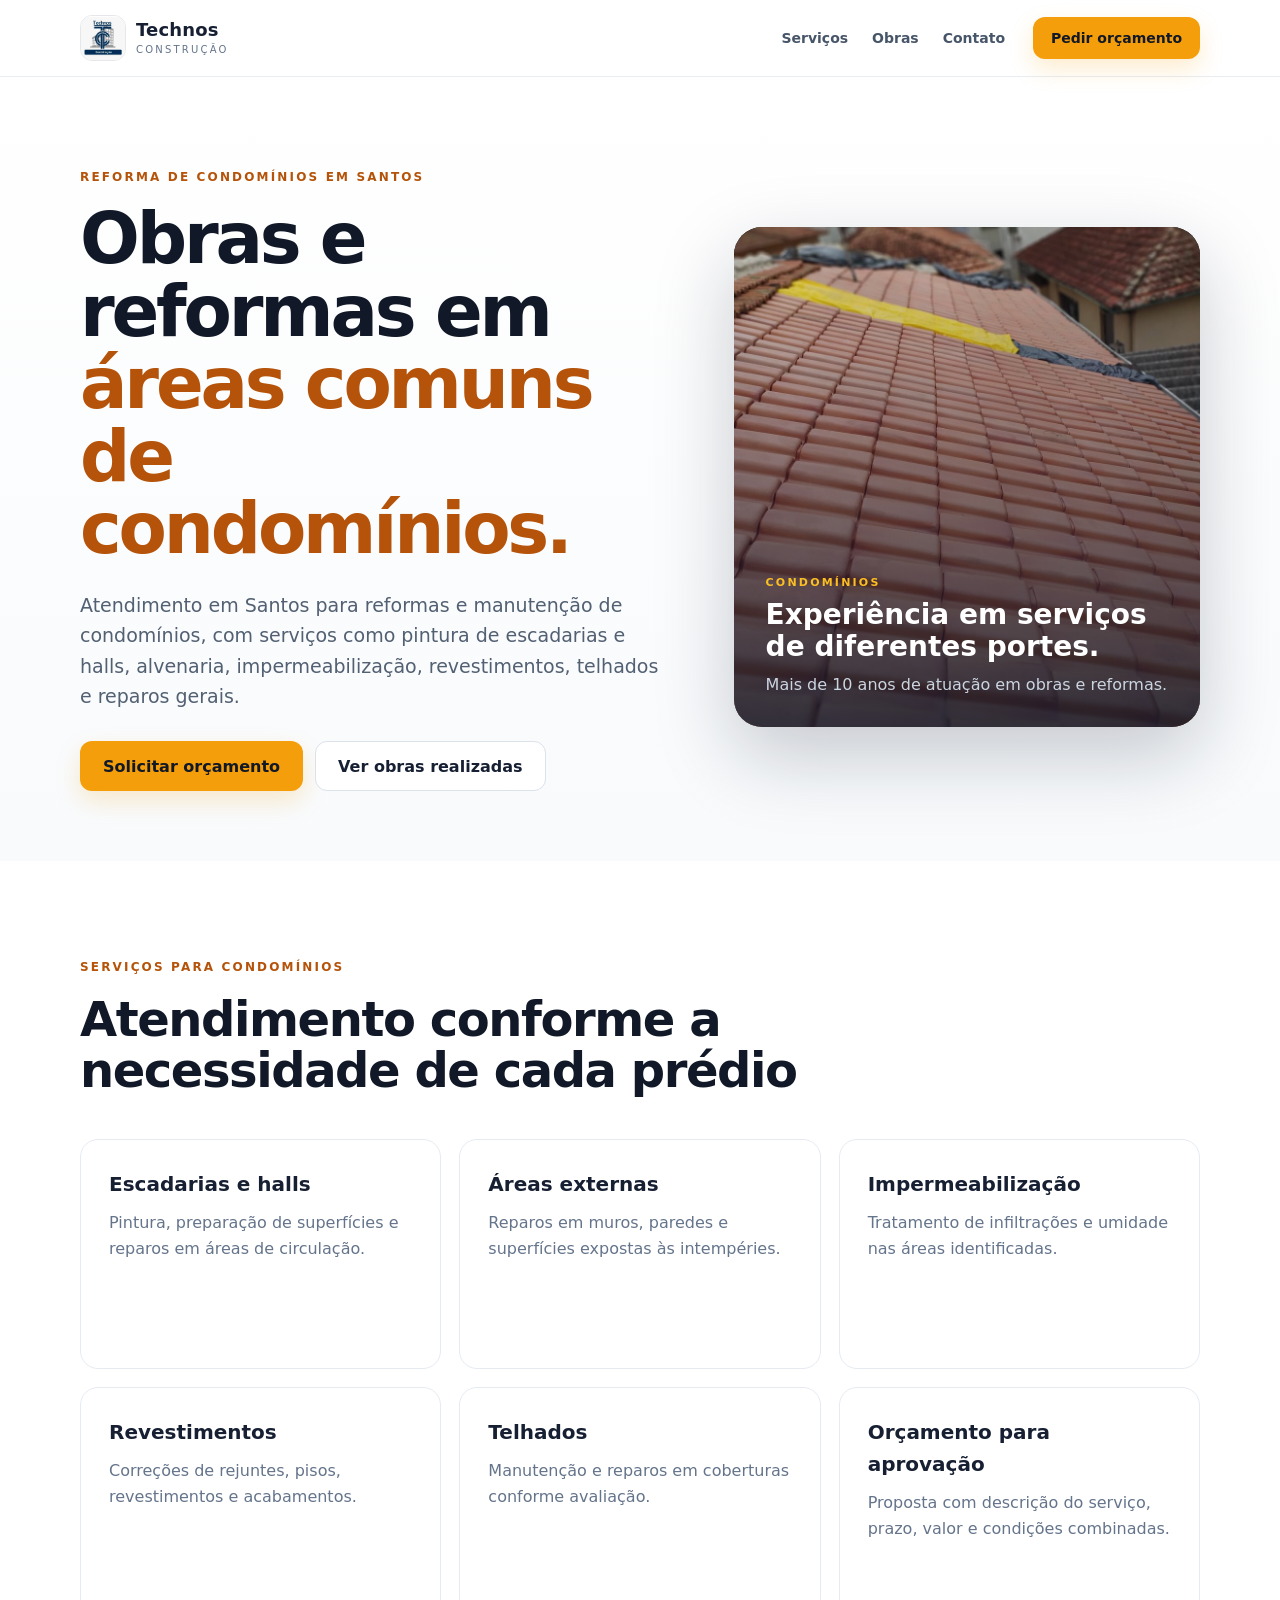
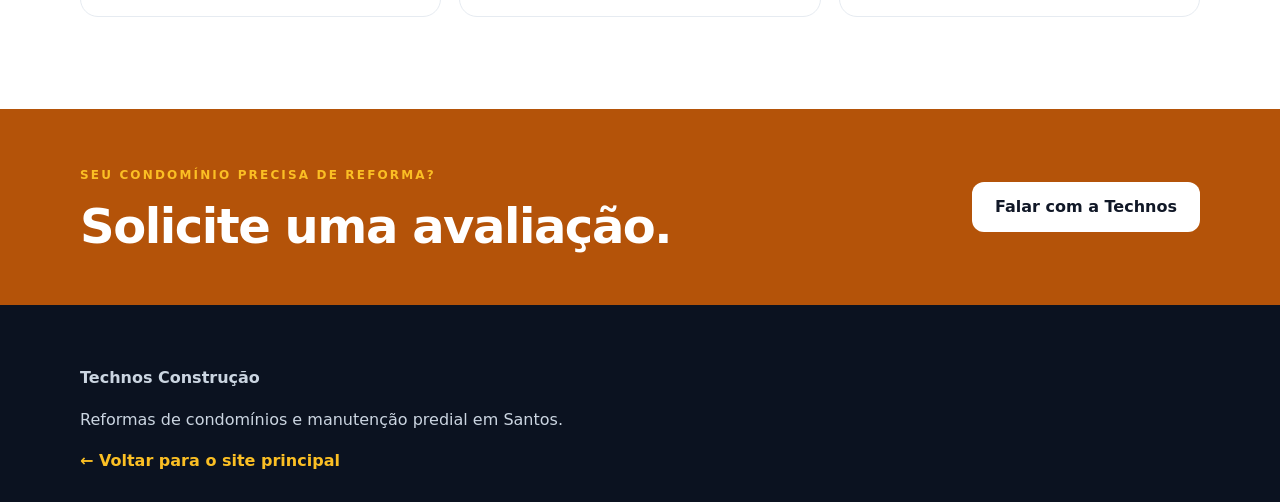
<file: reforma-de-condominios-em-santos/index.html>
<!DOCTYPE html><html lang="pt-BR"><head><meta charset="UTF-8"><meta name="viewport" content="width=device-width,initial-scale=1"><title>Reforma de Condomínios em Santos | Technos Construção</title><meta name="description" content="Reforma de condomínios em Santos: áreas comuns, escadarias, halls, pintura, alvenaria, impermeabilização e manutenção. Solicite orçamento à Technos Construção."><meta name="robots" content="index, follow"><link rel="canonical" href="https://technosconstrucao.com.br/reforma-de-condominios-em-santos/"><link rel="stylesheet" href="../styles.css"><link rel="icon" href="../assets/logo-technos.jpeg" type="image/jpeg"><script type="application/ld+json">{"@context":"https://schema.org","@type":"Service","name":"Reforma de Condomínios em Santos","provider":{"@type":"HomeAndConstructionBusiness","name":"Technos Construção","url":"https://technosconstrucao.com.br/","telephone":"+55 13 97422-3354"},"areaServed":{"@type":"City","name":"Santos"},"serviceType":"Reformas e manutenção de condomínios"}</script></head><body><header class="site-header"><div class="container nav-wrap"><a class="brand" href="../"><span class="brand-logo-wrap"><img src="../assets/logo-technos.jpeg" alt="Technos Construção" class="brand-logo"></span><span><strong>Technos</strong><small>Construção</small></span></a><nav class="nav"><a href="../#servicos">Serviços</a><a href="../#obras">Obras</a><a href="../#contato">Contato</a></nav><a class="btn btn-sm btn-primary desktop-cta" href="../#contato">Pedir orçamento</a></div></header><main><section class="hero"><div class="container hero-grid"><div class="hero-copy"><span class="eyebrow">Reforma de condomínios em Santos</span><h1>Obras e reformas em <span>áreas comuns de condomínios.</span></h1><p>Atendimento em Santos para reformas e manutenção de condomínios, com serviços como pintura de escadarias e halls, alvenaria, impermeabilização, revestimentos, telhados e reparos gerais.</p><div class="hero-actions"><a class="btn btn-primary" href="../#contato">Solicitar orçamento</a><a class="btn btn-secondary" href="../#obras">Ver obras realizadas</a></div></div><div class="hero-card real-work-card"><img src="../assets/fotos/telhado_final_2.jpeg" alt="Serviço de cobertura para imóvel realizado pela Technos Construção" class="hero-work-photo"><div class="hero-photo-overlay"></div><div class="hero-card-content"><p class="mini-label">CONDOMÍNIOS</p><h2>Experiência em serviços de diferentes portes.</h2><p>Mais de 10 anos de atuação em obras e reformas.</p></div></div></div></section><section class="section"><div class="container"><div class="section-heading"><span class="eyebrow">Serviços para condomínios</span><h2>Atendimento conforme a necessidade de cada prédio</h2></div><div class="services-grid"><article class="service-card"><h3>Escadarias e halls</h3><p>Pintura, preparação de superfícies e reparos em áreas de circulação.</p></article><article class="service-card"><h3>Áreas externas</h3><p>Reparos em muros, paredes e superfícies expostas às intempéries.</p></article><article class="service-card"><h3>Impermeabilização</h3><p>Tratamento de infiltrações e umidade nas áreas identificadas.</p></article><article class="service-card"><h3>Revestimentos</h3><p>Correções de rejuntes, pisos, revestimentos e acabamentos.</p></article><article class="service-card"><h3>Telhados</h3><p>Manutenção e reparos em coberturas conforme avaliação.</p></article><article class="service-card"><h3>Orçamento para aprovação</h3><p>Proposta com descrição do serviço, prazo, valor e condições combinadas.</p></article></div></div></section><section class="cta-band"><div class="container cta-band-inner"><div><span class="eyebrow light">Seu condomínio precisa de reforma?</span><h2>Solicite uma avaliação.</h2></div><a class="btn btn-light" href="../#contato">Falar com a Technos</a></div></section></main><footer class="site-footer"><div class="container"><strong>Technos Construção</strong><p>Reformas de condomínios e manutenção predial em Santos.</p><a class="text-link" href="../">← Voltar para o site principal</a></div></footer></body></html>
</file>
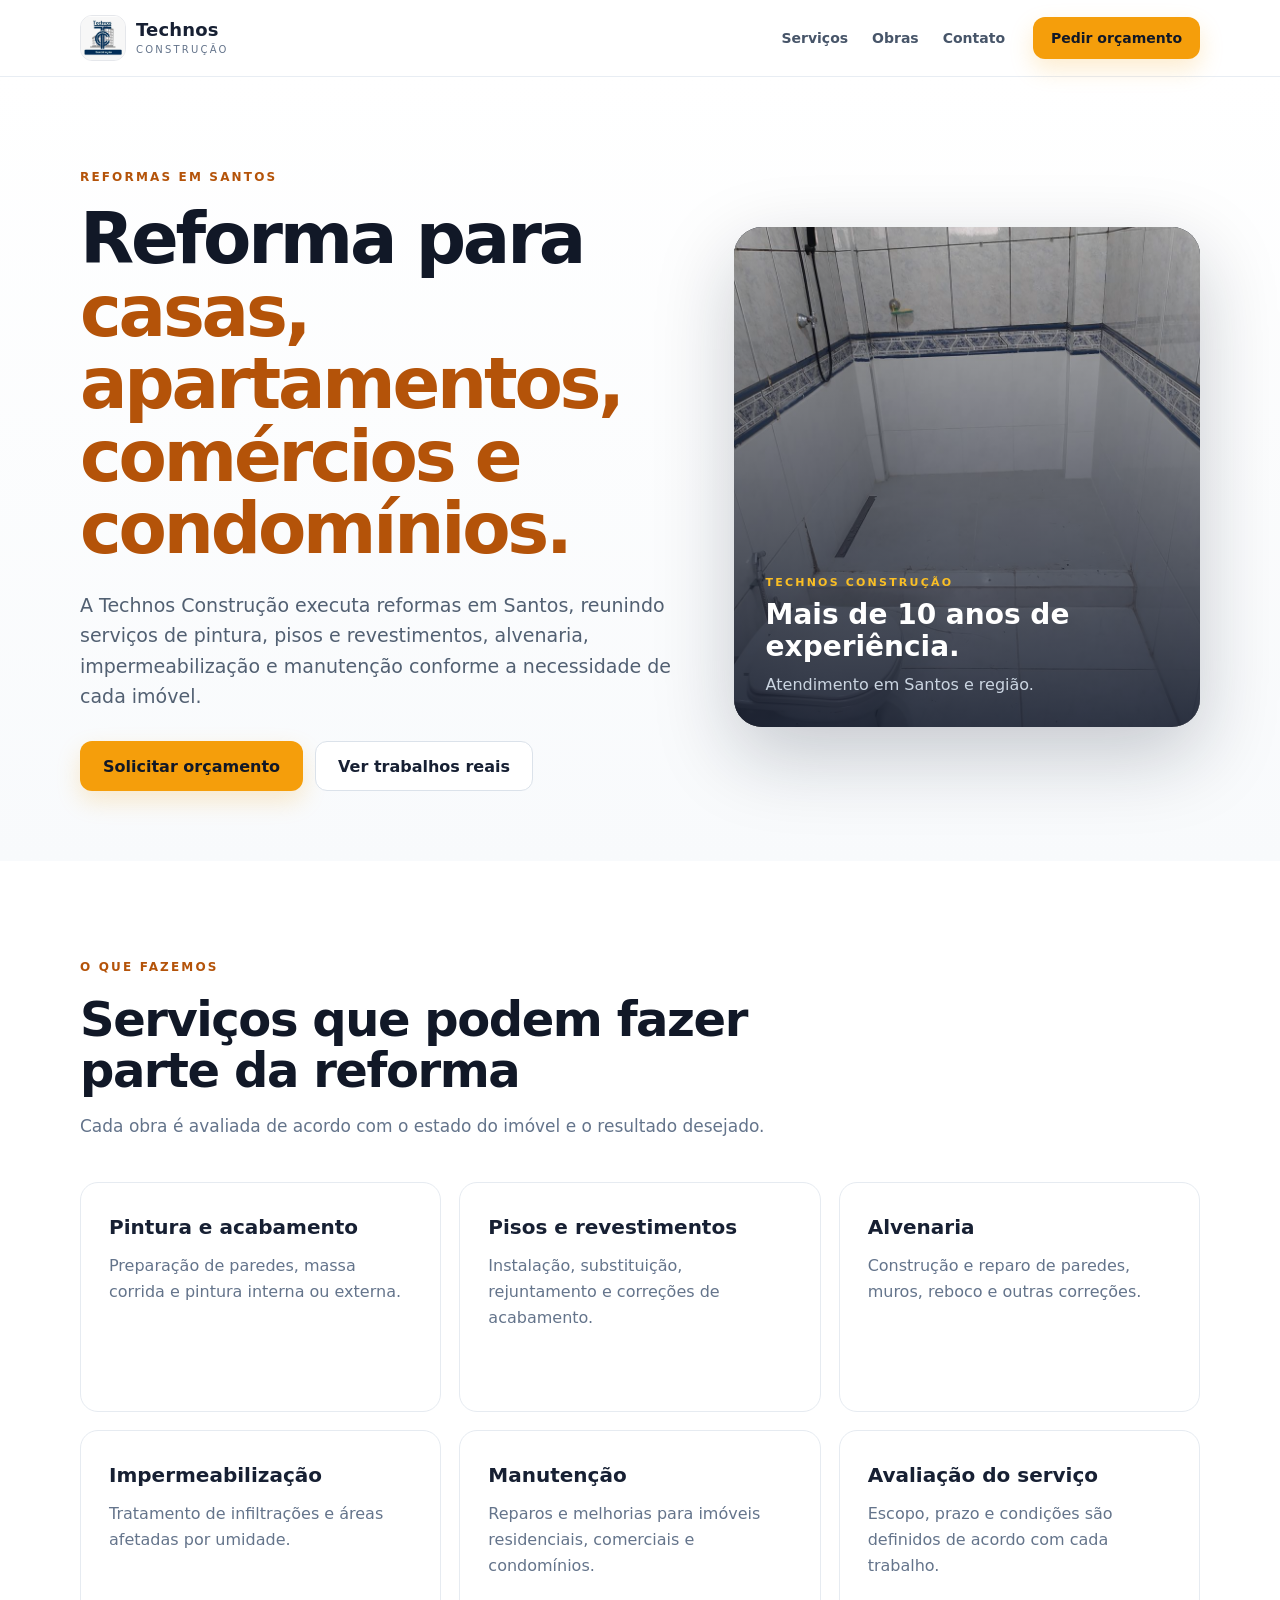
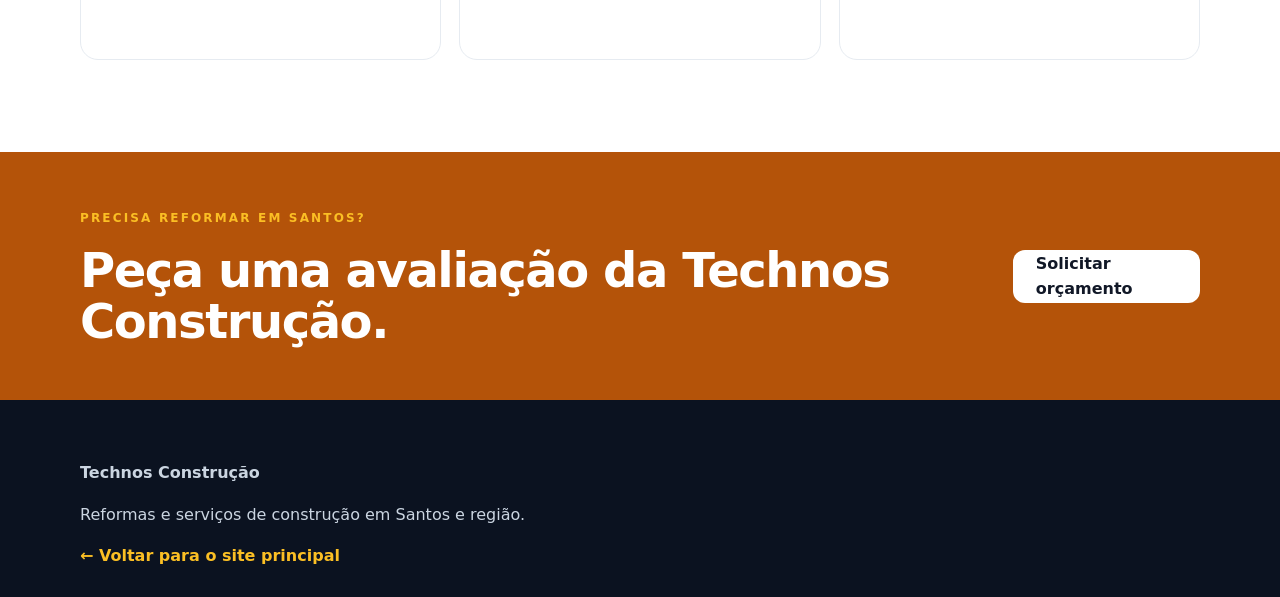
<file: reformas-em-santos/index.html>
<!DOCTYPE html><html lang="pt-BR"><head><meta charset="UTF-8"><meta name="viewport" content="width=device-width,initial-scale=1"><title>Reformas em Santos | Technos Construção</title><meta name="description" content="Reformas residenciais, comerciais e em condomínios em Santos. Pintura, pisos, alvenaria, impermeabilização e manutenção. Solicite orçamento à Technos Construção."><meta name="robots" content="index, follow"><link rel="canonical" href="https://technosconstrucao.com.br/reformas-em-santos/"><link rel="stylesheet" href="../styles.css"><link rel="icon" href="../assets/logo-technos.jpeg" type="image/jpeg"><script type="application/ld+json">{"@context":"https://schema.org","@type":"Service","name":"Reformas em Santos","provider":{"@type":"HomeAndConstructionBusiness","name":"Technos Construção","url":"https://technosconstrucao.com.br/","telephone":"+55 13 97422-3354"},"areaServed":{"@type":"City","name":"Santos"},"serviceType":"Reformas residenciais, comerciais e prediais"}</script></head><body><header class="site-header"><div class="container nav-wrap"><a class="brand" href="../"><span class="brand-logo-wrap"><img src="../assets/logo-technos.jpeg" alt="Technos Construção" class="brand-logo"></span><span><strong>Technos</strong><small>Construção</small></span></a><nav class="nav"><a href="../#servicos">Serviços</a><a href="../#obras">Obras</a><a href="../#contato">Contato</a></nav><a class="btn btn-sm btn-primary desktop-cta" href="../#contato">Pedir orçamento</a></div></header><main><section class="hero"><div class="container hero-grid"><div class="hero-copy"><span class="eyebrow">Reformas em Santos</span><h1>Reforma para <span>casas, apartamentos, comércios e condomínios.</span></h1><p>A Technos Construção executa reformas em Santos, reunindo serviços de pintura, pisos e revestimentos, alvenaria, impermeabilização e manutenção conforme a necessidade de cada imóvel.</p><div class="hero-actions"><a class="btn btn-primary" href="../#contato">Solicitar orçamento</a><a class="btn btn-secondary" href="../#obras">Ver trabalhos reais</a></div></div><div class="hero-card real-work-card"><img src="../assets/fotos/banheiro.jpeg" alt="Reforma residencial realizada pela Technos Construção" class="hero-work-photo"><div class="hero-photo-overlay"></div><div class="hero-card-content"><p class="mini-label">TECHNOS CONSTRUÇÃO</p><h2>Mais de 10 anos de experiência.</h2><p>Atendimento em Santos e região.</p></div></div></div></section><section class="section"><div class="container"><div class="section-heading"><span class="eyebrow">O que fazemos</span><h2>Serviços que podem fazer parte da reforma</h2><p>Cada obra é avaliada de acordo com o estado do imóvel e o resultado desejado.</p></div><div class="services-grid"><article class="service-card"><h3>Pintura e acabamento</h3><p>Preparação de paredes, massa corrida e pintura interna ou externa.</p></article><article class="service-card"><h3>Pisos e revestimentos</h3><p>Instalação, substituição, rejuntamento e correções de acabamento.</p></article><article class="service-card"><h3>Alvenaria</h3><p>Construção e reparo de paredes, muros, reboco e outras correções.</p></article><article class="service-card"><h3>Impermeabilização</h3><p>Tratamento de infiltrações e áreas afetadas por umidade.</p></article><article class="service-card"><h3>Manutenção</h3><p>Reparos e melhorias para imóveis residenciais, comerciais e condomínios.</p></article><article class="service-card"><h3>Avaliação do serviço</h3><p>Escopo, prazo e condições são definidos de acordo com cada trabalho.</p></article></div></div></section><section class="cta-band"><div class="container cta-band-inner"><div><span class="eyebrow light">Precisa reformar em Santos?</span><h2>Peça uma avaliação da Technos Construção.</h2></div><a class="btn btn-light" href="../#contato">Solicitar orçamento</a></div></section></main><footer class="site-footer"><div class="container"><strong>Technos Construção</strong><p>Reformas e serviços de construção em Santos e região.</p><a class="text-link" href="../">← Voltar para o site principal</a></div></footer></body></html>
</file>
<file: styles.css>
*{box-sizing:border-box}html{scroll-behavior:smooth}body{margin:0;font-family:Inter,ui-sans-serif,system-ui,-apple-system,BlinkMacSystemFont,"Segoe UI",sans-serif;color:#172033;background:#fff;line-height:1.6}a{text-decoration:none;color:inherit}button,input,select,textarea{font:inherit}.container{width:min(1120px,calc(100% - 40px));margin:auto}.site-header{position:sticky;top:0;z-index:30;background:rgba(255,255,255,.94);backdrop-filter:blur(14px);border-bottom:1px solid #e8edf3}.nav-wrap{height:76px;display:flex;align-items:center;gap:28px}.brand{display:flex;align-items:center;gap:10px;min-width:190px}.brand-mark{display:grid;place-items:center;width:42px;height:42px;background:#f59e0b;color:#111827;border-radius:12px;font-weight:900;font-size:22px}.brand strong,.brand small{display:block;line-height:1.05}.brand strong{font-size:18px;letter-spacing:.01em}.brand small{text-transform:uppercase;font-size:10px;letter-spacing:.22em;margin-top:5px;color:#64748b}.nav{margin-left:auto;display:flex;gap:24px}.nav a{font-size:14px;font-weight:700;color:#475569}.nav a:hover{color:#111827}.btn{display:inline-flex;align-items:center;justify-content:center;min-height:50px;padding:0 22px;border-radius:12px;border:1px solid transparent;font-weight:800;transition:.2s ease;cursor:pointer}.btn-sm{min-height:42px;padding:0 17px;font-size:14px}.btn-primary{background:#f59e0b;color:#111827;box-shadow:0 10px 24px rgba(245,158,11,.2)}.btn-primary:hover{transform:translateY(-1px);background:#fbbf24}.btn-secondary{background:#fff;border-color:#dbe2ea;color:#172033}.btn-secondary:hover{border-color:#94a3b8}.btn-light{background:#fff;color:#111827}.btn-full{width:100%}.menu-toggle{display:none;margin-left:auto;background:none;border:0;padding:8px}.menu-toggle span{display:block;width:24px;height:2px;background:#111827;margin:5px 0}.hero{padding:86px 0 70px;background:linear-gradient(180deg,#fff 0%,#f8fafc 100%);overflow:hidden}.hero-grid{display:grid;grid-template-columns:1.12fr .88fr;gap:60px;align-items:center}.eyebrow{display:inline-block;text-transform:uppercase;font-size:12px;font-weight:900;letter-spacing:.18em;color:#b45309;margin-bottom:16px}.eyebrow.light{color:#fbbf24}.hero h1{font-size:clamp(42px,5.5vw,72px);line-height:1.03;letter-spacing:-.045em;margin:0;max-width:800px;color:#111827}.hero h1 span{color:#b45309}.hero-copy>p{font-size:19px;color:#526072;max-width:640px;margin:24px 0 30px}.hero-actions{display:flex;gap:12px;flex-wrap:wrap}.trust-row{display:flex;gap:28px;flex-wrap:wrap;margin-top:30px}.trust-row div{display:flex;gap:8px;align-items:center;color:#526072;font-size:14px}.trust-row strong{display:grid;place-items:center;width:22px;height:22px;border-radius:50%;background:#ecfdf5;color:#047857;font-size:12px}.hero-card{position:relative;min-height:500px;border-radius:28px;overflow:hidden;background:#111827;box-shadow:0 28px 80px rgba(15,23,42,.22)}.building-graphic{position:absolute;inset:0;background:linear-gradient(145deg,#263143,#111827);overflow:hidden}.sun{position:absolute;width:180px;height:180px;border-radius:50%;background:#f59e0b;right:-40px;top:46px;opacity:.95}.tower{position:absolute;bottom:74px;background:linear-gradient(180deg,#475569,#1f2937);border:1px solid rgba(255,255,255,.08)}.tower:before{content:"";position:absolute;inset:22px 16px;background:repeating-linear-gradient(90deg,rgba(255,255,255,.13) 0 16px,transparent 16px 30px),repeating-linear-gradient(0deg,rgba(255,255,255,.08) 0 12px,transparent 12px 28px)}.tower-a{left:48px;width:110px;height:250px}.tower-b{left:176px;width:132px;height:340px}.tower-c{right:30px;width:95px;height:215px}.ground{position:absolute;left:0;right:0;bottom:0;height:75px;background:#0b1220}.hero-card-content{position:absolute;left:32px;right:32px;bottom:30px;color:#fff;z-index:2}.mini-label{font-size:11px;letter-spacing:.2em;font-weight:900;color:#fbbf24;margin:0 0 8px}.hero-card-content h2{font-size:28px;line-height:1.15;margin:0 0 8px}.hero-card-content p:last-child{margin:0;color:#cbd5e1}.stats-strip{border-top:1px solid #e8edf3;border-bottom:1px solid #e8edf3;background:#fff}.stats-grid{display:grid;grid-template-columns:repeat(4,1fr)}.stats-grid div{padding:22px 24px;border-right:1px solid #e8edf3}.stats-grid div:first-child{border-left:1px solid #e8edf3}.stats-grid strong,.stats-grid span{display:block}.stats-grid strong{color:#111827}.stats-grid span{font-size:13px;color:#64748b;margin-top:3px}.section{padding:92px 0}.section-heading{max-width:720px;margin-bottom:42px}.section-heading h2,.about-grid h2,.contact-copy h2,.cta-band h2{font-size:clamp(32px,4vw,48px);line-height:1.08;letter-spacing:-.03em;margin:0;color:#111827}.section-heading p{color:#64748b;font-size:17px;margin:16px 0 0}.services-grid{display:grid;grid-template-columns:repeat(3,1fr);gap:18px}.service-card{padding:28px;border:1px solid #e6ebf1;border-radius:18px;background:#fff;min-height:230px;transition:.2s}.service-card:hover{transform:translateY(-3px);box-shadow:0 18px 45px rgba(15,23,42,.08)}.service-icon{width:48px;height:48px;display:grid;place-items:center;border-radius:14px;background:#fff7ed;color:#b45309;font-weight:900;margin-bottom:22px}.service-card h3{margin:0 0 10px;font-size:20px}.service-card p{margin:0;color:#64748b}.section-dark{background:#111827;color:#fff}.about-grid{display:grid;grid-template-columns:1fr 1fr;gap:80px;align-items:start}.about-grid h2{color:#fff}.about-copy p{font-size:17px;color:#cbd5e1;margin:0 0 18px}.text-link{color:#fbbf24;font-weight:800}.portfolio-grid{display:grid;grid-template-columns:repeat(3,1fr);gap:20px}.portfolio-card{border:1px solid #e6ebf1;border-radius:20px;overflow:hidden;background:#fff}.photo-placeholder{height:270px;display:grid;place-items:center;text-align:center;background:linear-gradient(135deg,#334155,#0f172a);color:#fff;position:relative}.photo-placeholder.alt{background:linear-gradient(135deg,#475569,#1e293b)}.photo-placeholder.third{background:linear-gradient(135deg,#1f2937,#0f172a)}.photo-placeholder:after{content:"";position:absolute;inset:18px;border:1px dashed rgba(255,255,255,.34);border-radius:16px}.photo-placeholder span{display:block;font-weight:900;letter-spacing:.08em;position:relative;z-index:2}.photo-placeholder small{display:block;color:#cbd5e1;position:relative;z-index:2}.portfolio-info{padding:22px}.portfolio-info h3{margin:0 0 7px}.portfolio-info p{margin:0;color:#64748b}.soft-bg{background:#f8fafc}.steps{display:grid;grid-template-columns:repeat(2,1fr);gap:16px}.steps article{display:flex;gap:18px;padding:24px;border:1px solid #e5eaf0;border-radius:18px;background:#fff}.steps article>span{flex:0 0 46px;width:46px;height:46px;display:grid;place-items:center;background:#111827;color:#fbbf24;border-radius:14px;font-weight:900}.steps h3{margin:0 0 7px}.steps p{margin:0;color:#64748b}.contact-grid{display:grid;grid-template-columns:.9fr 1.1fr;gap:70px;align-items:start}.contact-copy>p{color:#64748b;font-size:17px}.contact-points{margin-top:30px;border-top:1px solid #e6ebf1}.contact-points div{padding:16px 0;border-bottom:1px solid #e6ebf1;display:flex;justify-content:space-between;gap:20px}.contact-points span{color:#64748b;text-align:right}.quote-form{padding:28px;border:1px solid #e1e7ee;border-radius:22px;background:#fff;box-shadow:0 20px 55px rgba(15,23,42,.07)}.quote-form label{display:block;font-size:13px;font-weight:800;color:#334155;margin-bottom:16px}.quote-form input,.quote-form select,.quote-form textarea{width:100%;margin-top:7px;border:1px solid #cfd8e3;border-radius:11px;padding:13px 14px;outline:none;background:#fff;color:#111827}.quote-form input:focus,.quote-form select:focus,.quote-form textarea:focus{border-color:#f59e0b;box-shadow:0 0 0 3px rgba(245,158,11,.12)}.form-note{text-align:center;font-size:12px;color:#94a3b8;margin:12px 0 0}.cta-band{padding:52px 0;background:#b45309;color:#fff}.cta-band-inner{display:flex;align-items:center;justify-content:space-between;gap:30px}.cta-band h2{color:#fff}.faq{max-width:820px}.faq details{border-bottom:1px solid #e6ebf1;padding:19px 0}.faq summary{cursor:pointer;font-weight:800;font-size:17px;color:#111827}.faq p{color:#64748b;margin:12px 0 0}.site-footer{padding:60px 0 28px;background:#0b1220;color:#cbd5e1}.footer-grid{display:grid;grid-template-columns:1.5fr .7fr .8fr;gap:40px}.footer-grid>div{display:flex;flex-direction:column;align-items:flex-start;gap:8px}.footer-grid p{max-width:420px;color:#94a3b8}.footer-grid strong{color:#fff}.footer-grid a,.footer-grid span{font-size:14px;color:#94a3b8}.footer-brand .brand-mark{background:#f59e0b;color:#111827}.footer-brand strong{color:#fff}.footer-bottom{margin-top:36px;padding-top:20px;border-top:1px solid rgba(255,255,255,.09);display:flex;justify-content:space-between;gap:20px;color:#64748b;font-size:12px}.floating-whatsapp{position:fixed;right:20px;bottom:20px;z-index:25;background:#16a34a;color:#fff;font-weight:900;padding:14px 18px;border-radius:999px;box-shadow:0 14px 32px rgba(22,163,74,.28)}@media(max-width:940px){.nav,.desktop-cta{display:none}.menu-toggle{display:block}.nav.open{position:absolute;display:flex;flex-direction:column;gap:0;left:20px;right:20px;top:70px;background:#fff;border:1px solid #e6ebf1;border-radius:14px;box-shadow:0 20px 50px rgba(15,23,42,.12);padding:8px}.nav.open a{padding:12px}.hero-grid,.about-grid,.contact-grid{grid-template-columns:1fr}.hero-card{min-height:420px}.services-grid,.portfolio-grid{grid-template-columns:repeat(2,1fr)}.stats-grid{grid-template-columns:repeat(2,1fr)}.stats-grid div:nth-child(3){border-left:1px solid #e8edf3}.about-grid,.contact-grid{gap:40px}.footer-grid{grid-template-columns:1fr 1fr}.footer-grid>div:first-child{grid-column:1/-1}}@media(max-width:640px){.container{width:min(100% - 28px,1120px)}.nav-wrap{height:68px}.brand{min-width:auto}.brand-mark{width:38px;height:38px}.hero{padding:58px 0 48px}.hero h1{font-size:44px}.hero-copy>p{font-size:17px}.hero-actions .btn{width:100%}.trust-row{gap:14px}.hero-card{min-height:350px}.tower-a{left:20px}.tower-b{left:115px}.tower-c{right:12px}.stats-grid{grid-template-columns:1fr 1fr}.stats-grid div{padding:16px 12px}.section{padding:68px 0}.services-grid,.portfolio-grid,.steps{grid-template-columns:1fr}.photo-placeholder{height:230px}.cta-band-inner{align-items:flex-start;flex-direction:column}.contact-points div{flex-direction:column;gap:2px}.contact-points span{text-align:left}.footer-grid{grid-template-columns:1fr}.footer-grid>div:first-child{grid-column:auto}.footer-bottom{flex-direction:column}.floating-whatsapp{right:14px;bottom:14px;font-size:13px}.section-heading h2,.about-grid h2,.contact-copy h2,.cta-band h2{font-size:34px}}

.brand-logo-wrap{
  width:46px;height:46px;border-radius:12px;overflow:hidden;background:#fff;
  border:1px solid #e5e7eb;display:grid;place-items:center;flex:0 0 auto;
}
.brand-logo{width:100%;height:100%;object-fit:contain;display:block}
.real-work-card{background:#111827}
.hero-work-photo{position:absolute;inset:0;width:100%;height:100%;object-fit:cover;display:block}
.hero-photo-overlay{position:absolute;inset:0;background:linear-gradient(180deg,rgba(15,23,42,.08),rgba(15,23,42,.82))}
.portfolio-photo{width:100%;height:280px;object-fit:cover;display:block;background:#e5e7eb}
.real-portfolio{grid-template-columns:repeat(3,1fr)}
.portfolio-featured{grid-column:span 2}
.portfolio-featured .portfolio-photo{height:360px}
.work-tag{display:inline-block;margin-bottom:8px;font-size:11px;line-height:1;text-transform:uppercase;letter-spacing:.13em;font-weight:900;color:#b45309}
.about-logo-card{margin-top:28px;width:min(330px,100%);padding:18px;border-radius:20px;background:#fff}
.about-logo{width:100%;height:auto;display:block;border-radius:10px}
.footer-brand .brand-logo-wrap{border-color:rgba(255,255,255,.14)}
@media(max-width:940px){
  .real-portfolio{grid-template-columns:repeat(2,1fr)}
  .portfolio-featured{grid-column:span 2}
}
@media(max-width:640px){
  .real-portfolio{grid-template-columns:1fr}
  .portfolio-featured{grid-column:auto}
  .portfolio-photo,.portfolio-featured .portfolio-photo{height:280px}
  .brand-logo-wrap{width:40px;height:40px}
}
</file>
